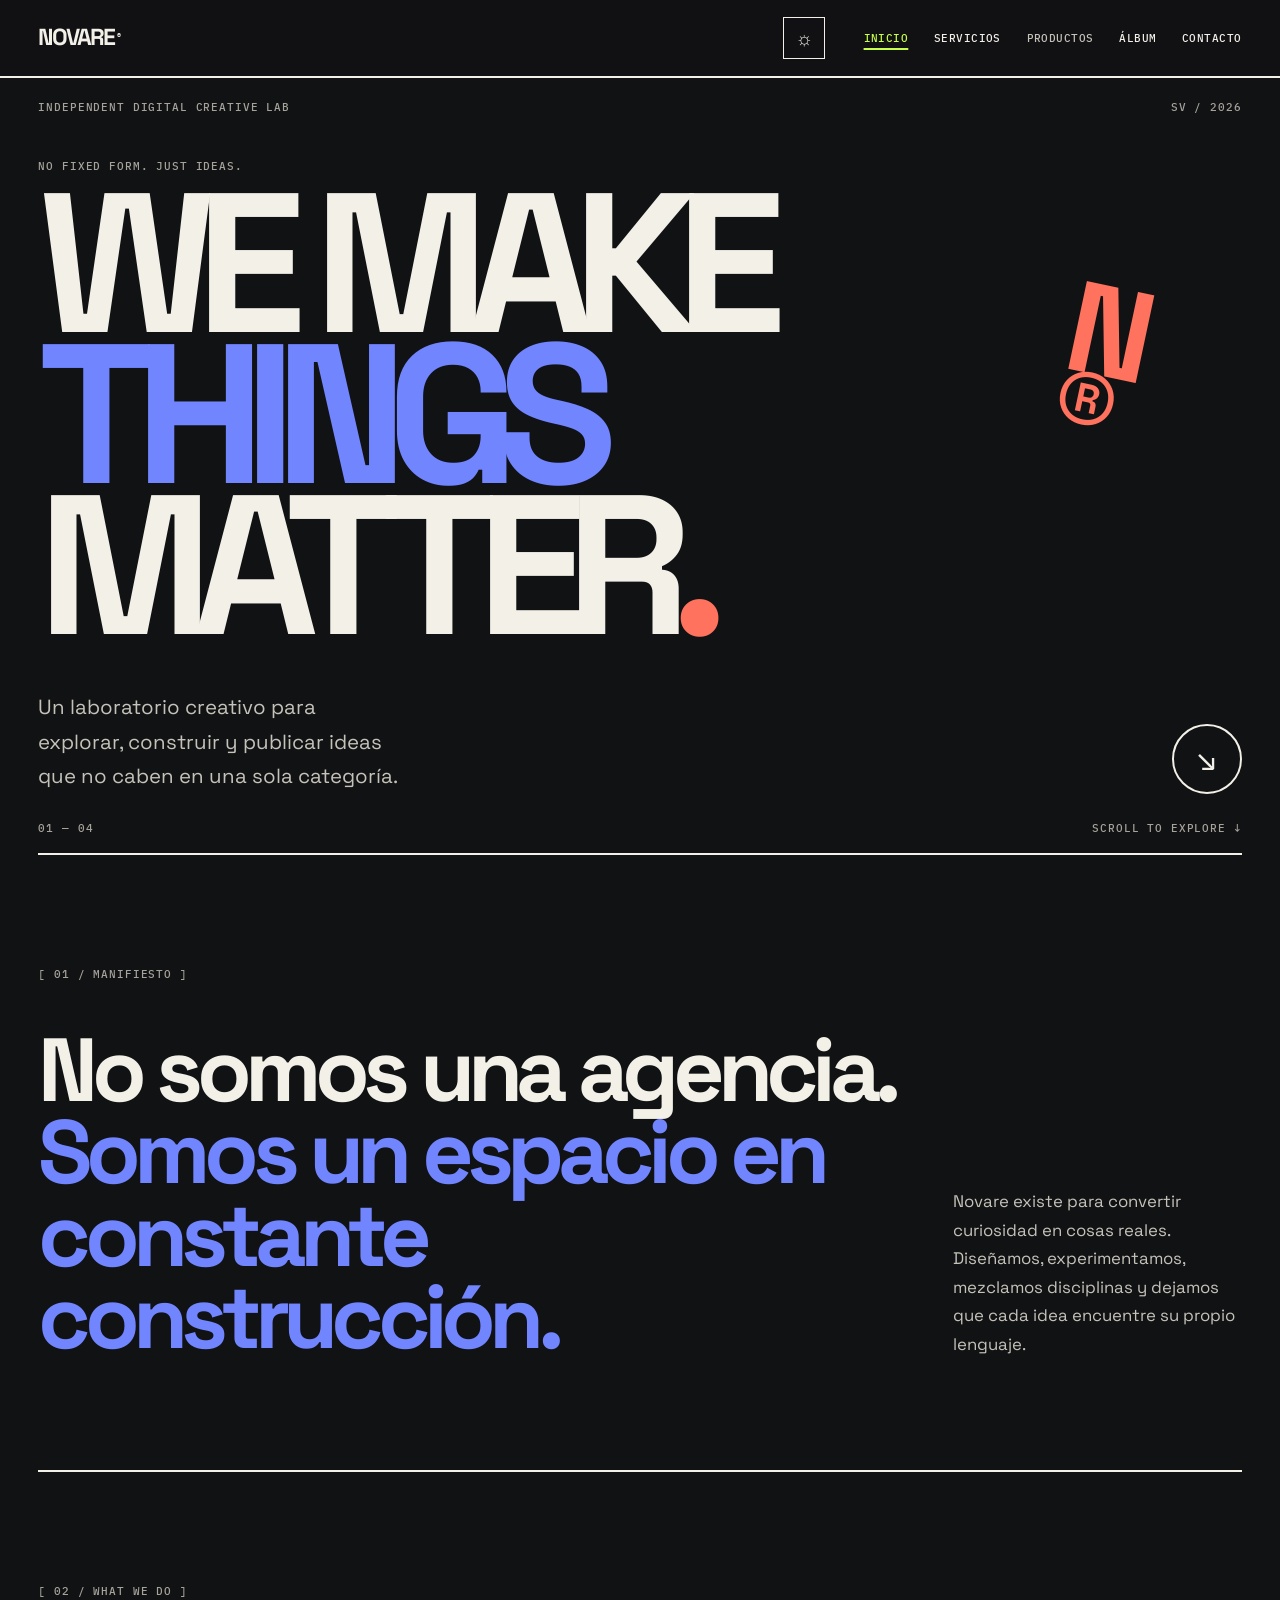
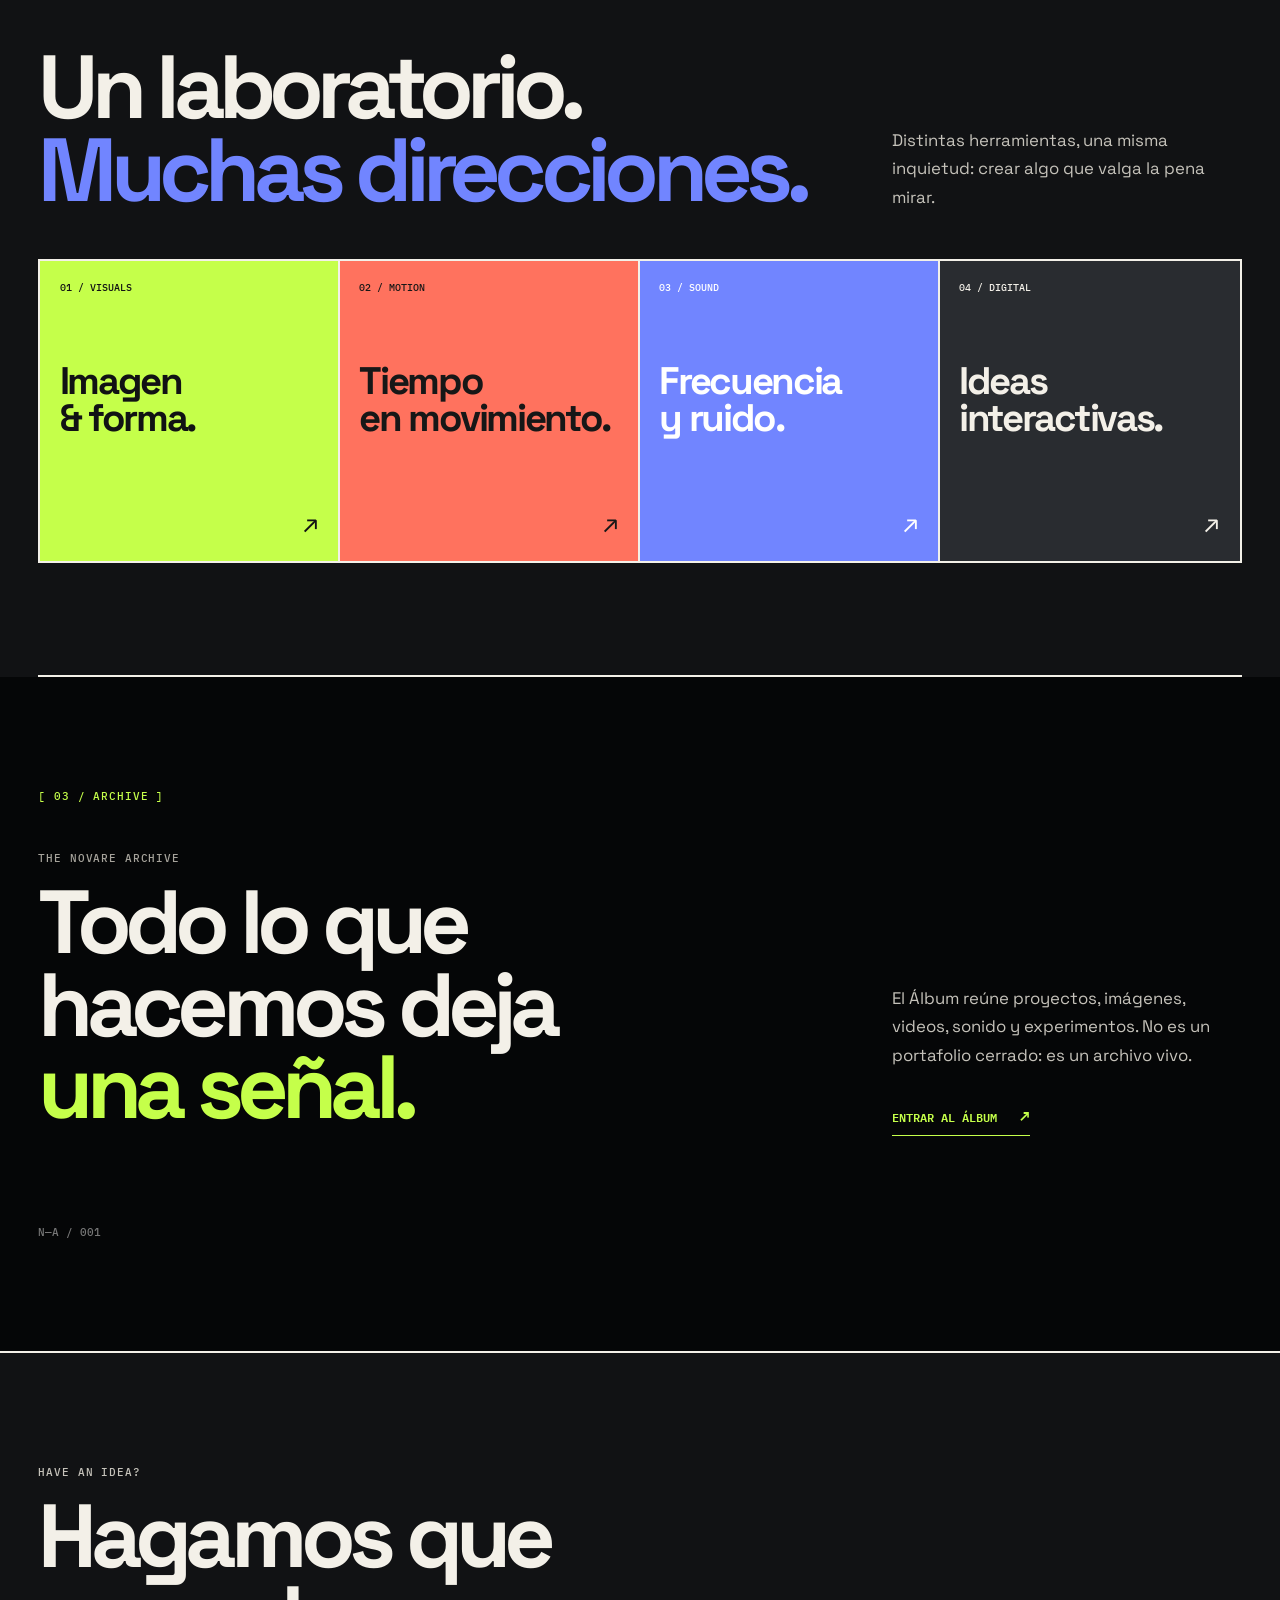
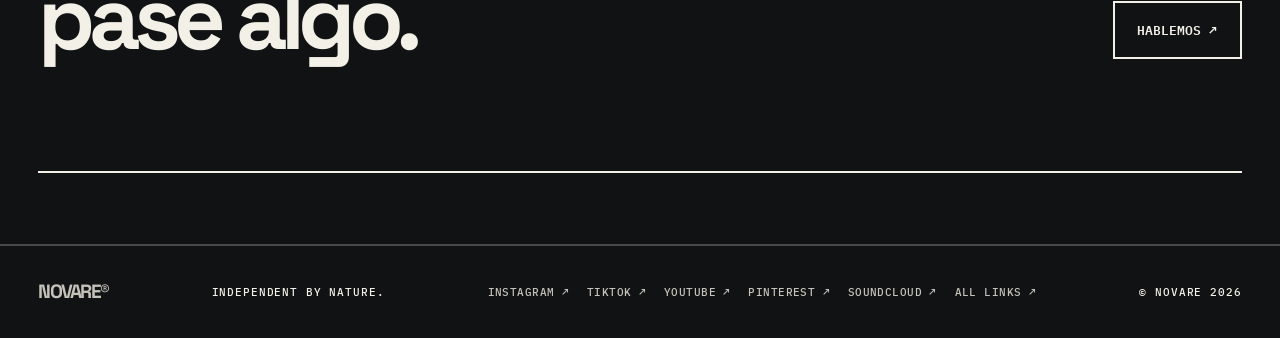
<file: index.html>
<!DOCTYPE html>
<html lang="es">
<head>
<meta charset="UTF-8"><meta name="viewport" content="width=device-width, initial-scale=1.0">
<title>Novare® — Digital Creative Lab</title>
<meta name="description" content="Novare es un laboratorio creativo digital. Ideas, imágenes, movimiento, sonido y experiencias sin una sola forma.">
<link rel="preconnect" href="https://fonts.googleapis.com"><link rel="preconnect" href="https://fonts.gstatic.com" crossorigin>
<link href="https://fonts.googleapis.com/css2?family=IBM+Plex+Mono:wght@400;500;600&family=Space+Grotesk:wght@400;500;600;700&display=swap" rel="stylesheet">
<link rel="stylesheet" href="CSS/style.css?v=20261117-hovercontrast3">

<meta name="theme-color" content="#111214">
<meta name="color-scheme" content="dark light">
<link rel="icon" type="image/svg+xml" href="ASSETS/images/favicon.svg">
<link rel="canonical" href="https://novare0.github.io/Novare/">
<meta property="og:type" content="website">
<meta property="og:site_name" content="Novare®">
<meta property="og:title" content="Novare® — Digital Creative Lab">
<meta property="og:description" content="Novare es un laboratorio creativo digital en El Salvador. Ideas, diseño, imagen, movimiento, sonido y experiencias digitales.">
<meta property="og:url" content="https://novare0.github.io/Novare/">
<meta name="twitter:card" content="summary">
<meta name="twitter:title" content="Novare® — Digital Creative Lab">
<meta name="twitter:description" content="Novare es un laboratorio creativo digital en El Salvador. Ideas, diseño, imagen, movimiento, sonido y experiencias digitales.">
</head><body class="home-page">
<a class="skip-link" href="#main-content">Saltar al contenido</a>
<header class="site-header">
  <nav class="nav-bar" aria-label="Navegación principal">
    <a href="index.html" class="brand" aria-label="Novare, inicio">NOVARE<span>®</span></a>
    <button class="menu-toggle" type="button" aria-label="Abrir menú" aria-expanded="false" aria-controls="primary-navigation">☰</button>
    <button class="theme-toggle" type="button" aria-label="Cambiar a tema claro" aria-pressed="true" title="Cambiar tema">☼</button>
    <ul class="nav-links" id="primary-navigation">
      <li><a href="index.html">Inicio</a></li>
      <li><a href="servicios.html">Servicios</a></li>
      <li><a href="productos.html">Productos</a></li>
      <li><a href="album.html">Álbum</a></li>
      <li><a href="contacto.html">Contacto</a></li>
    </ul>
  </nav>
</header>
<main id="main-content">
<section class="home-hero">
<div class="hero-topline"><span>INDEPENDENT DIGITAL CREATIVE LAB</span><span>SV / 2026</span></div>
<div class="hero-main"><p class="eyebrow">NO FIXED FORM. JUST IDEAS.</p><h1>WE MAKE<br><span>THINGS</span><br>MATTER<span class="hero-period">.</span></h1>
<div class="hero-bottom"><p>Un laboratorio creativo para explorar, construir y publicar ideas que no caben en una sola categoría.</p><a class="round-link" href="album.html" aria-label="Explorar Álbum">↘</a></div></div>
<div class="hero-stamp" aria-hidden="true">N<br>®</div>
<div class="hero-index"><span>01 — 04</span><span>SCROLL TO EXPLORE ↓</span></div>
</section>
<section class="manifesto section-pad"><div class="section-kicker">[ 01 / MANIFIESTO ]</div><div class="manifesto-content"><h2>No somos una agencia.<br><em>Somos un espacio en constante construcción.</em></h2><p>Novare existe para convertir curiosidad en cosas reales. Diseñamos, experimentamos, mezclamos disciplinas y dejamos que cada idea encuentre su propio lenguaje.</p></div></section>
<section class="lab-section section-pad"><div class="section-kicker">[ 02 / WHAT WE DO ]</div><div class="lab-heading"><h2>Un laboratorio.<br><span>Muchas direcciones.</span></h2><p>Distintas herramientas, una misma inquietud: crear algo que valga la pena mirar.</p></div><div class="lab-grid"><a class="lab-tile tile-visuals" href="album.html?category=visuals"><span>01 / VISUALS</span><b>Imagen<br>& forma.</b><i>↗</i></a><a class="lab-tile tile-motion" href="album.html?category=motion"><span>02 / MOTION</span><b>Tiempo<br>en movimiento.</b><i>↗</i></a><a class="lab-tile tile-sound" href="album.html?category=sound"><span>03 / SOUND</span><b>Frecuencia<br>y ruido.</b><i>↗</i></a><a class="lab-tile tile-digital" href="album.html?category=digital"><span>04 / DIGITAL</span><b>Ideas<br>interactivas.</b><i>↗</i></a></div></section>
<section class="album-teaser section-pad"><div class="section-kicker">[ 03 / ARCHIVE ]</div><div class="album-teaser-inner"><div><p class="eyebrow">THE NOVARE ARCHIVE</p><h2>Todo lo que<br>hacemos deja<br><span>una señal.</span></h2></div><div class="album-teaser-side"><p>El Álbum reúne proyectos, imágenes, videos, sonido y experimentos. No es un portafolio cerrado: es un archivo vivo.</p><a class="text-link" href="album.html">ENTRAR AL ÁLBUM <span>↗</span></a></div></div><div class="archive-mark">N—A / 001</div></section>
<section class="contact-strip section-pad"><div><p class="eyebrow">HAVE AN IDEA?</p><h2>Hagamos que<br>pase algo.</h2></div><a class="contact-arrow" href="contacto.html">HABLEMOS ↗</a></section>
</main><footer class="site-footer"><a class="brand" href="index.html">NOVARE®</a><span>INDEPENDENT BY NATURE.</span><div class="footer-socials" aria-label="Redes sociales de Novare">
<a href="https://www.instagram.com/novare_studio0" target="_blank" rel="noopener noreferrer">Instagram ↗</a>
<a href="https://www.tiktok.com/@novare_studio0" target="_blank" rel="noopener noreferrer">TikTok ↗</a>
<a href="https://www.youtube.com/@Novare_0" target="_blank" rel="noopener noreferrer">YouTube ↗</a>
<a href="https://pin.it/1lo2LGH7S" target="_blank" rel="noopener noreferrer">Pinterest ↗</a>
<a href="https://on.soundcloud.com/DrmsslI9PrEXvVxZrE" target="_blank" rel="noopener noreferrer">SoundCloud ↗</a>
<a href="https://linktr.ee/Novare0" target="_blank" rel="noopener noreferrer">All links ↗</a>
</div><span>© NOVARE 2026</span></footer>
<script src="JS/main.js?v=20261117-hovercontrast3"></script></body></html>
</file>
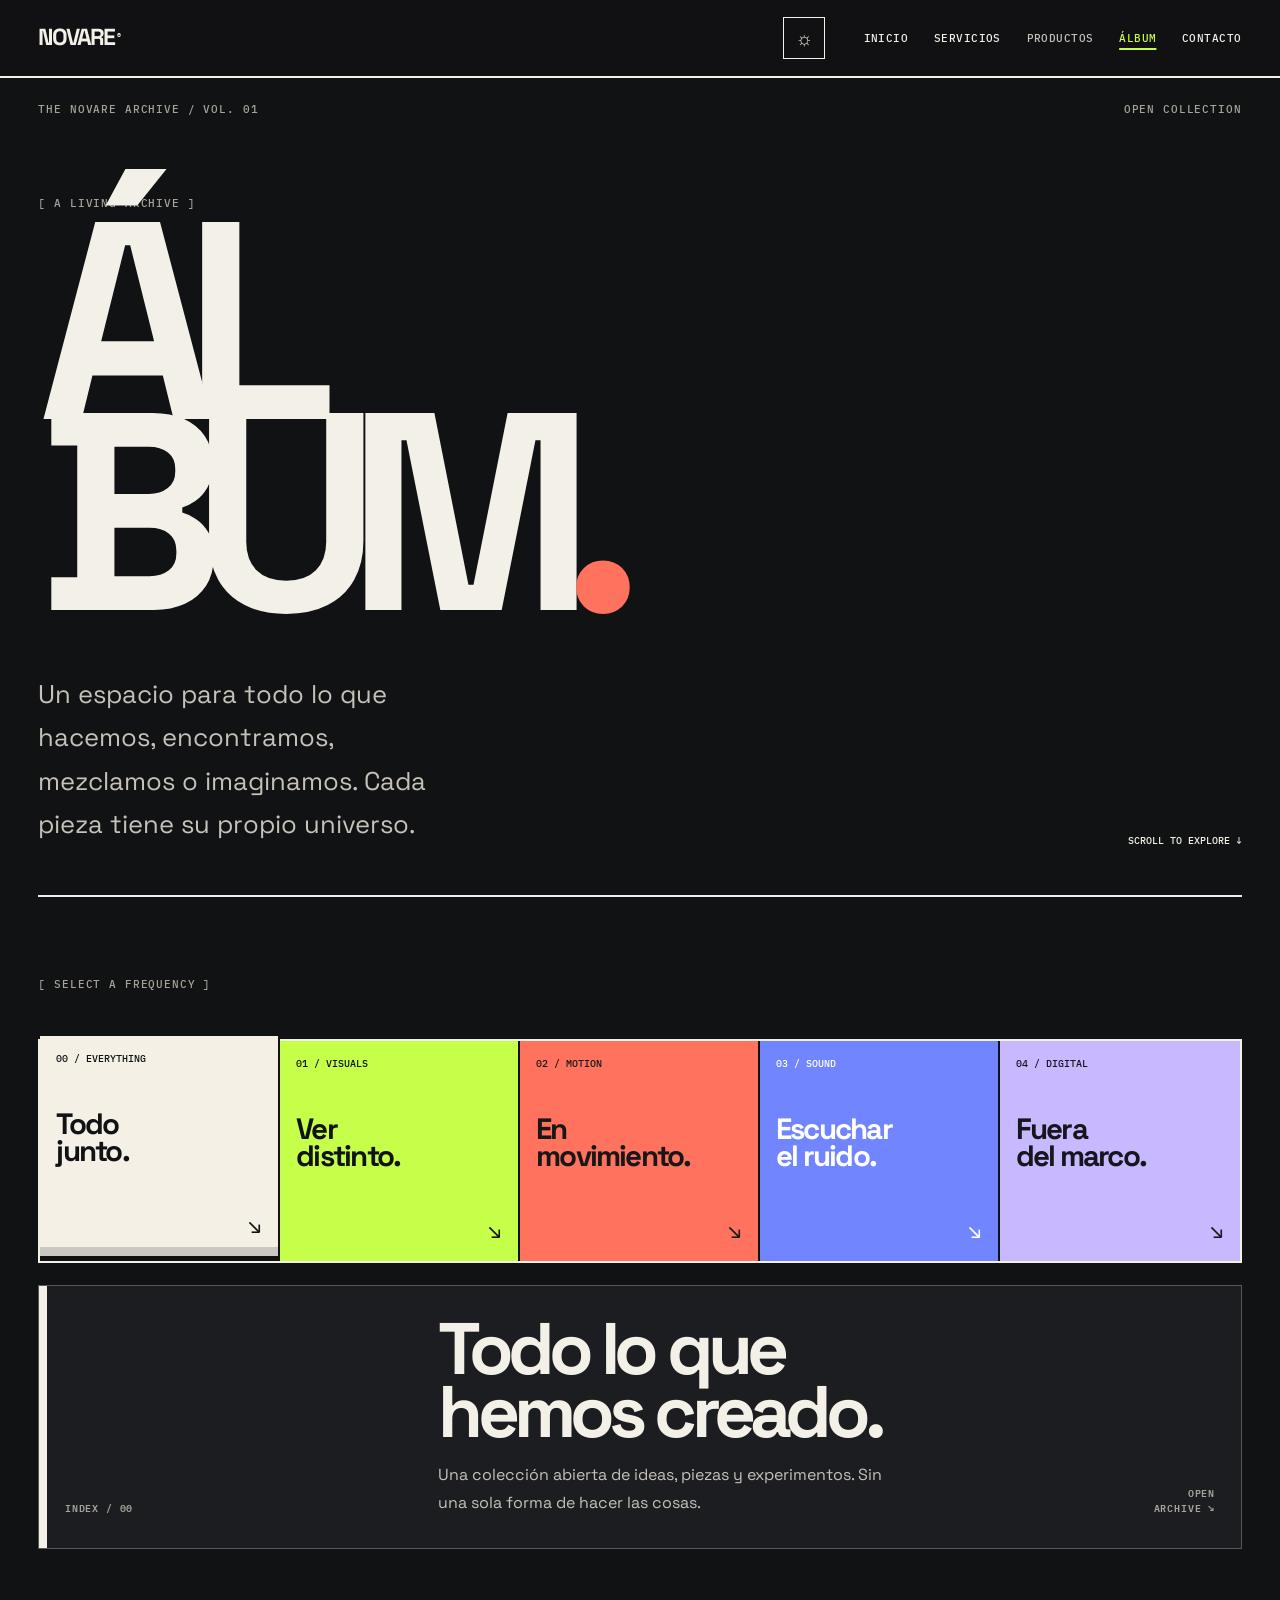
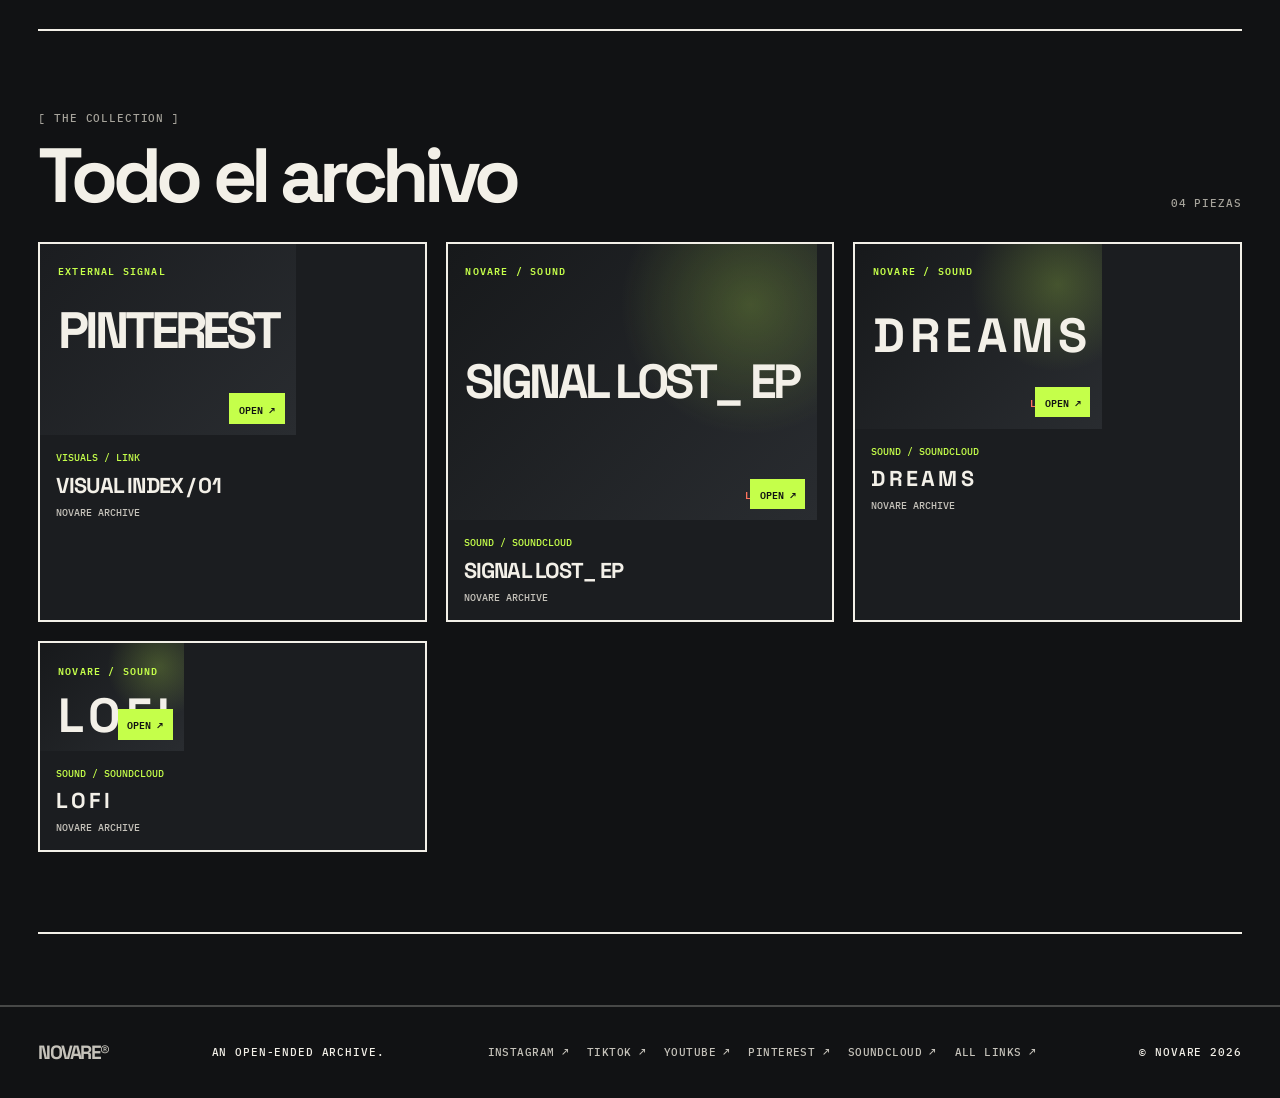
<file: album.html>
<!DOCTYPE html>
<html lang="es">
<head><meta charset="UTF-8"><meta name="viewport" content="width=device-width, initial-scale=1.0"><title>Álbum — Novare®</title><meta name="description" content="Archivo creativo de Novare: imágenes, motion, sonido y experimentos digitales."><link rel="preconnect" href="https://fonts.googleapis.com"><link rel="preconnect" href="https://fonts.gstatic.com" crossorigin><link href="https://fonts.googleapis.com/css2?family=IBM+Plex+Mono:wght@400;500;600&family=Space+Grotesk:wght@400;500;600;700&display=swap" rel="stylesheet"><link rel="stylesheet" href="CSS/style.css?v=20261117-albumcoverfix1">
<meta name="theme-color" content="#111214">
<meta name="color-scheme" content="dark light">
<link rel="icon" type="image/svg+xml" href="ASSETS/images/favicon.svg">
<link rel="canonical" href="https://novare0.github.io/Novare/album.html">
<meta property="og:type" content="website">
<meta property="og:site_name" content="Novare®">
<meta property="og:title" content="Álbum — Archivo creativo de Novare®">
<meta property="og:description" content="Explora el archivo creativo de Novare: exploraciones visuales, motion, sonido y experimentos digitales.">
<meta property="og:url" content="https://novare0.github.io/Novare/album.html">
<meta name="twitter:card" content="summary">
<meta name="twitter:title" content="Álbum — Archivo creativo de Novare®">
<meta name="twitter:description" content="Explora el archivo creativo de Novare: exploraciones visuales, motion, sonido y experimentos digitales.">
</head>
<body class="album-page" data-page="album">
<a class="skip-link" href="#main-content">Saltar al contenido</a><header class="site-header">
  <nav class="nav-bar" aria-label="Navegación principal">
    <a href="index.html" class="brand" aria-label="Novare, inicio">NOVARE<span>®</span></a>
    <button class="menu-toggle" type="button" aria-label="Abrir menú" aria-expanded="false" aria-controls="primary-navigation">☰</button>
    <button class="theme-toggle" type="button" aria-label="Cambiar a tema claro" aria-pressed="true" title="Cambiar tema">☼</button>
    <ul class="nav-links" id="primary-navigation">
      <li><a href="index.html">Inicio</a></li>
      <li><a href="servicios.html">Servicios</a></li>
      <li><a href="productos.html">Productos</a></li>
      <li><a href="album.html">Álbum</a></li>
      <li><a href="contacto.html">Contacto</a></li>
    </ul>
  </nav>
</header>
<main id="main-content">
<section class="album-intro"><div class="hero-topline"><span>THE NOVARE ARCHIVE / VOL. 01</span><span>OPEN COLLECTION</span></div><p class="eyebrow">[ A LIVING ARCHIVE ]</p><h1>ÁL<br>BUM<span>.</span></h1><div class="album-intro-bottom"><p>Un espacio para todo lo que hacemos, encontramos, mezclamos o imaginamos. Cada pieza tiene su propio universo.</p><span>SCROLL TO EXPLORE ↓</span></div></section>
<section class="album-explore"><div class="section-kicker">[ SELECT A FREQUENCY ]</div><div class="category-grid" role="group" aria-label="Categorías del Álbum">
<button class="category-card category-all is-active" data-album-filter="all" aria-pressed="true"><span>00 / EVERYTHING</span><strong>Todo<br>junto.</strong><i>↘</i></button>
<button class="category-card category-visuals" data-album-filter="visuals" aria-pressed="false"><span>01 / VISUALS</span><strong>Ver<br>distinto.</strong><i>↘</i></button>
<button class="category-card category-motion" data-album-filter="motion" aria-pressed="false"><span>02 / MOTION</span><strong>En<br>movimiento.</strong><i>↘</i></button>
<button class="category-card category-sound" data-album-filter="sound" aria-pressed="false"><span>03 / SOUND</span><strong>Escuchar<br>el ruido.</strong><i>↘</i></button>
<button class="category-card category-digital" data-album-filter="digital" aria-pressed="false"><span>04 / DIGITAL</span><strong>Fuera<br>del marco.</strong><i>↘</i></button>
</div>
<div class="album-category-intro" id="albumCategoryIntro" data-category="all" aria-live="polite">
  <span class="album-category-index">INDEX / 00</span>
  <div><h2>Todo lo que<br>hemos creado<span>.</span></h2><p>Una colección abierta de ideas, piezas y experimentos. Sin una sola forma de hacer las cosas.</p></div>
  <span class="album-category-mark">OPEN<br>ARCHIVE ↘</span>
</div>
</section>
<section class="album-feed"><div class="feed-heading"><div><p class="eyebrow">[ THE COLLECTION ]</p><h2 id="albumHeading">Todo el archivo<span>.</span></h2></div><span id="albumCount">0 PIEZAS</span></div><div id="albumGrid" class="album-grid" aria-live="polite"></div><div id="albumEmpty" class="album-empty"><span>— NO SIGNAL —</span><h3>Este espacio está esperando<br>su próxima pieza.</h3><p>El archivo se actualiza cuando Novare publica algo nuevo.</p></div></section>
</main>
<div class="album-modal" id="albumModal" role="dialog" aria-modal="true" aria-labelledby="albumModalTitle" aria-describedby="albumModalDescription" aria-hidden="true" tabindex="-1"><button class="album-modal-close" type="button" aria-label="Cerrar">×</button><div class="album-modal-content"><div id="albumModalMedia" class="album-modal-media"></div><div class="album-modal-copy"><p id="albumModalCategory" class="eyebrow"></p><h2 id="albumModalTitle"></h2><p id="albumModalDescription"></p><span id="albumModalDate"></span></div></div></div>
<footer class="site-footer"><a class="brand" href="index.html">NOVARE®</a><span>AN OPEN-ENDED ARCHIVE.</span><div class="footer-socials" aria-label="Redes sociales de Novare">
<a href="https://www.instagram.com/novare_studio0" target="_blank" rel="noopener noreferrer">Instagram ↗</a>
<a href="https://www.tiktok.com/@novare_studio0" target="_blank" rel="noopener noreferrer">TikTok ↗</a>
<a href="https://www.youtube.com/@Novare_0" target="_blank" rel="noopener noreferrer">YouTube ↗</a>
<a href="https://pin.it/1lo2LGH7S" target="_blank" rel="noopener noreferrer">Pinterest ↗</a>
<a href="https://on.soundcloud.com/DrmsslI9PrEXvVxZrE" target="_blank" rel="noopener noreferrer">SoundCloud ↗</a>
<a href="https://linktr.ee/Novare0" target="_blank" rel="noopener noreferrer">All links ↗</a>
</div><span>© NOVARE 2026</span></footer>
<script src="JS/album-data.js?v=20261116-soundcloud1"></script><script src="JS/main.js?v=20261116-soundcloud1"></script></body></html>
</file>
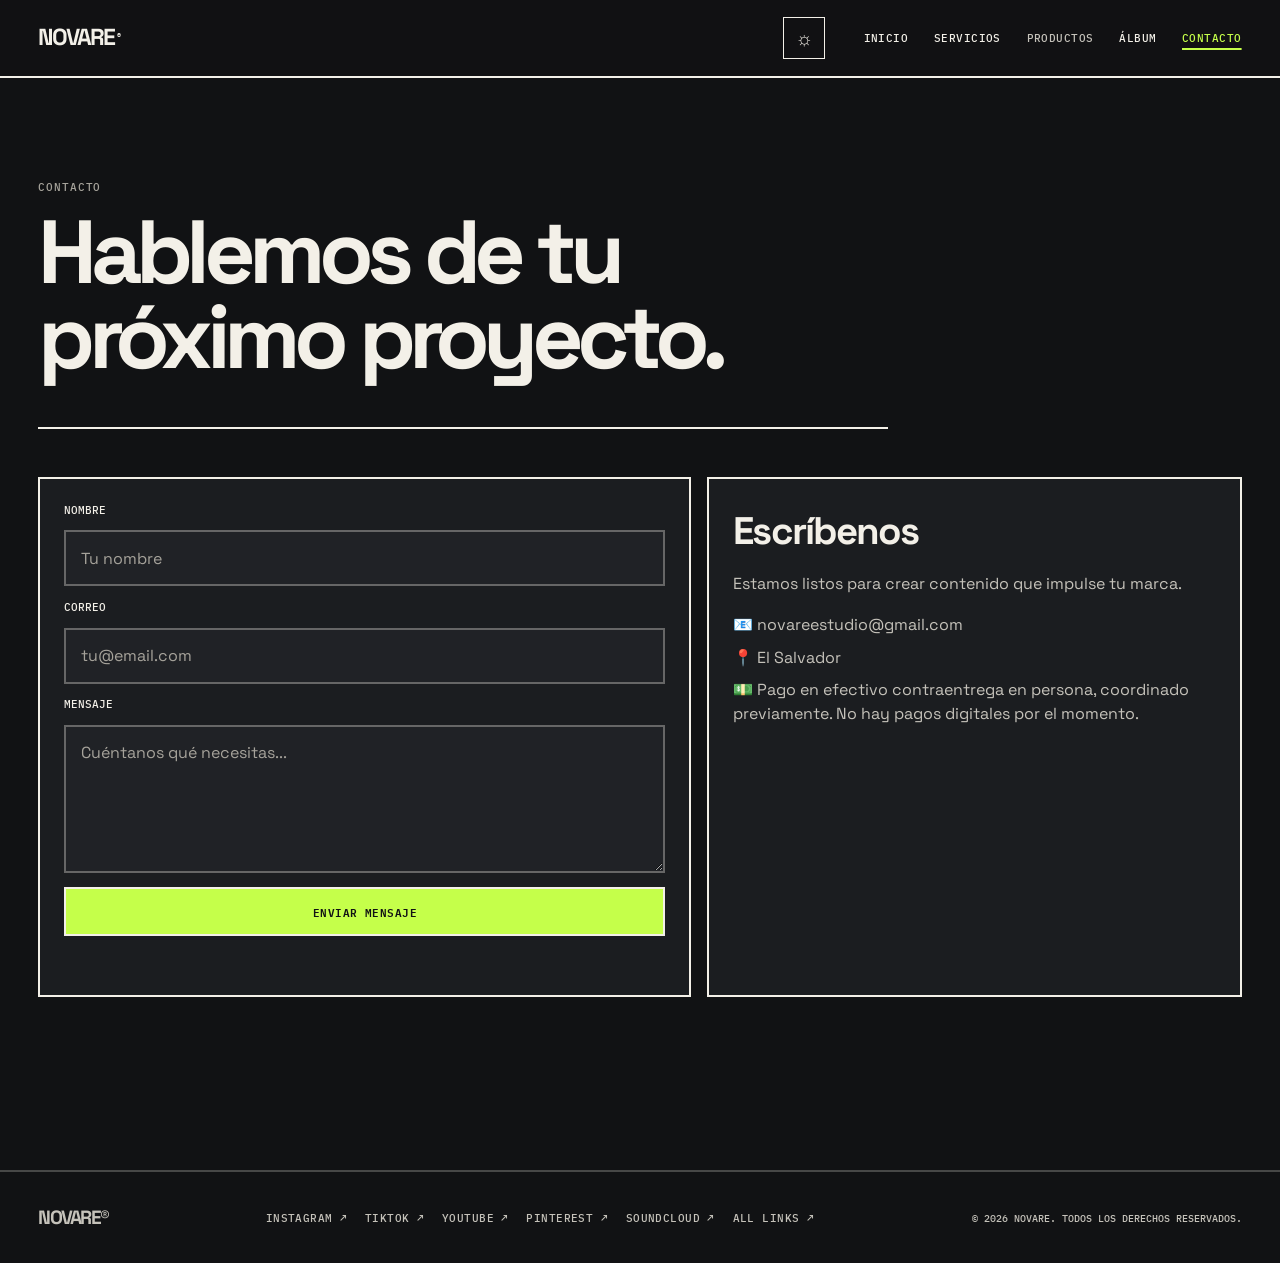
<file: contacto.html>
<!DOCTYPE html>
<html lang="es">
<head>
    <meta charset="UTF-8">
    <meta name="viewport" content="width=device-width, initial-scale=1.0">
    <title>Novare | Contacto</title>
    <link href="https://fonts.googleapis.com/css2?family=IBM+Plex+Mono:wght@400;500;600;700&family=Space+Grotesk:wght@400;500;600;700&display=swap" rel="stylesheet">
    <meta name="description" content="Ponte en contacto con Novare.">
    <link rel="stylesheet" href="CSS/style.css?v=20261117-hovercontrast3">

<meta name="theme-color" content="#111214">
<meta name="color-scheme" content="dark light">
<link rel="icon" type="image/svg+xml" href="ASSETS/images/favicon.svg">
<link rel="canonical" href="https://novare0.github.io/Novare/contacto.html">
<meta property="og:type" content="website">
<meta property="og:site_name" content="Novare®">
<meta property="og:title" content="Contacto — Novare®">
<meta property="og:description" content="Conversemos sobre tu próximo proyecto creativo. Contacta a Novare desde El Salvador.">
<meta property="og:url" content="https://novare0.github.io/Novare/contacto.html">
<meta name="twitter:card" content="summary">
<meta name="twitter:title" content="Contacto — Novare®">
<meta name="twitter:description" content="Conversemos sobre tu próximo proyecto creativo. Contacta a Novare desde El Salvador.">
</head>
<body>
<a class="skip-link" href="#main-content">Saltar al contenido</a>
    <header class="site-header">
  <nav class="nav-bar" aria-label="Navegación principal">
    <a href="index.html" class="brand" aria-label="Novare, inicio">NOVARE<span>®</span></a>
    <button class="menu-toggle" type="button" aria-label="Abrir menú" aria-expanded="false" aria-controls="primary-navigation">☰</button>
    <button class="theme-toggle" type="button" aria-label="Cambiar a tema claro" aria-pressed="true" title="Cambiar tema">☼</button>
    <ul class="nav-links" id="primary-navigation">
      <li><a href="index.html">Inicio</a></li>
      <li><a href="servicios.html">Servicios</a></li>
      <li><a href="productos.html">Productos</a></li>
      <li><a href="album.html">Álbum</a></li>
      <li><a href="contacto.html">Contacto</a></li>
    </ul>
  </nav>
</header>

    <main id="main-content">
        <section class="section contact">
            <div class="section-heading">
                <p class="eyebrow">Contacto</p>
                <h1>Hablemos de tu próximo proyecto.</h1>
            </div>
            <div class="contact-grid">
                <form class="contact-form" id="novareContactForm" action="https://formsubmit.co/novareestudio@gmail.com" method="POST">
                    <label for="nombre">Nombre</label>
                    <input type="text" id="nombre" name="name" placeholder="Tu nombre" autocomplete="name" maxlength="100" required>

                    <label for="email">Correo</label>
                    <input type="email" id="email" name="email" placeholder="tu@email.com" autocomplete="email" maxlength="254" required>

                    <label for="mensaje">Mensaje</label>
                    <textarea id="mensaje" name="message" rows="5" placeholder="Cuéntanos qué necesitas..." maxlength="5000" required></textarea>

                    <input type="text" name="_honey" tabindex="-1" autocomplete="off" aria-hidden="true" class="form-honeypot">
                    <input type="hidden" name="_subject" value="Nueva solicitud desde la web de Novare">
                    <button type="submit" class="btn btn-primary" id="contactSubmit">Enviar mensaje</button>
                    <p class="contact-form-status" id="contactFormStatus" role="status" aria-live="polite"></p>
                </form>
                <div class="contact-info">
                    <h3>Escríbenos</h3>
                    <p>Estamos listos para crear contenido que impulse tu marca.</p>
                    <ul>
                        <li>📧 novareestudio@gmail.com</li>
                        <li>📍 El Salvador</li>
                        <li>💵 Pago en efectivo contraentrega en persona, coordinado previamente. No hay pagos digitales por el momento.</li>
                    </ul>
                </div>
            </div>
        </section>
    </main>

    <footer class="site-footer"><a class="brand" href="index.html">NOVARE®</a><div class="footer-socials" aria-label="Redes sociales de Novare">
<a href="https://www.instagram.com/novare_studio0" target="_blank" rel="noopener noreferrer">Instagram ↗</a>
<a href="https://www.tiktok.com/@novare_studio0" target="_blank" rel="noopener noreferrer">TikTok ↗</a>
<a href="https://www.youtube.com/@Novare_0" target="_blank" rel="noopener noreferrer">YouTube ↗</a>
<a href="https://pin.it/1lo2LGH7S" target="_blank" rel="noopener noreferrer">Pinterest ↗</a>
<a href="https://on.soundcloud.com/DrmsslI9PrEXvVxZrE" target="_blank" rel="noopener noreferrer">SoundCloud ↗</a>
<a href="https://linktr.ee/Novare0" target="_blank" rel="noopener noreferrer">All links ↗</a>
</div><p>© 2026 Novare. Todos los derechos reservados.</p></footer>

    <script src="JS/main.js?v=20261117-hovercontrast3"></script>
</body>
</html>
</file>
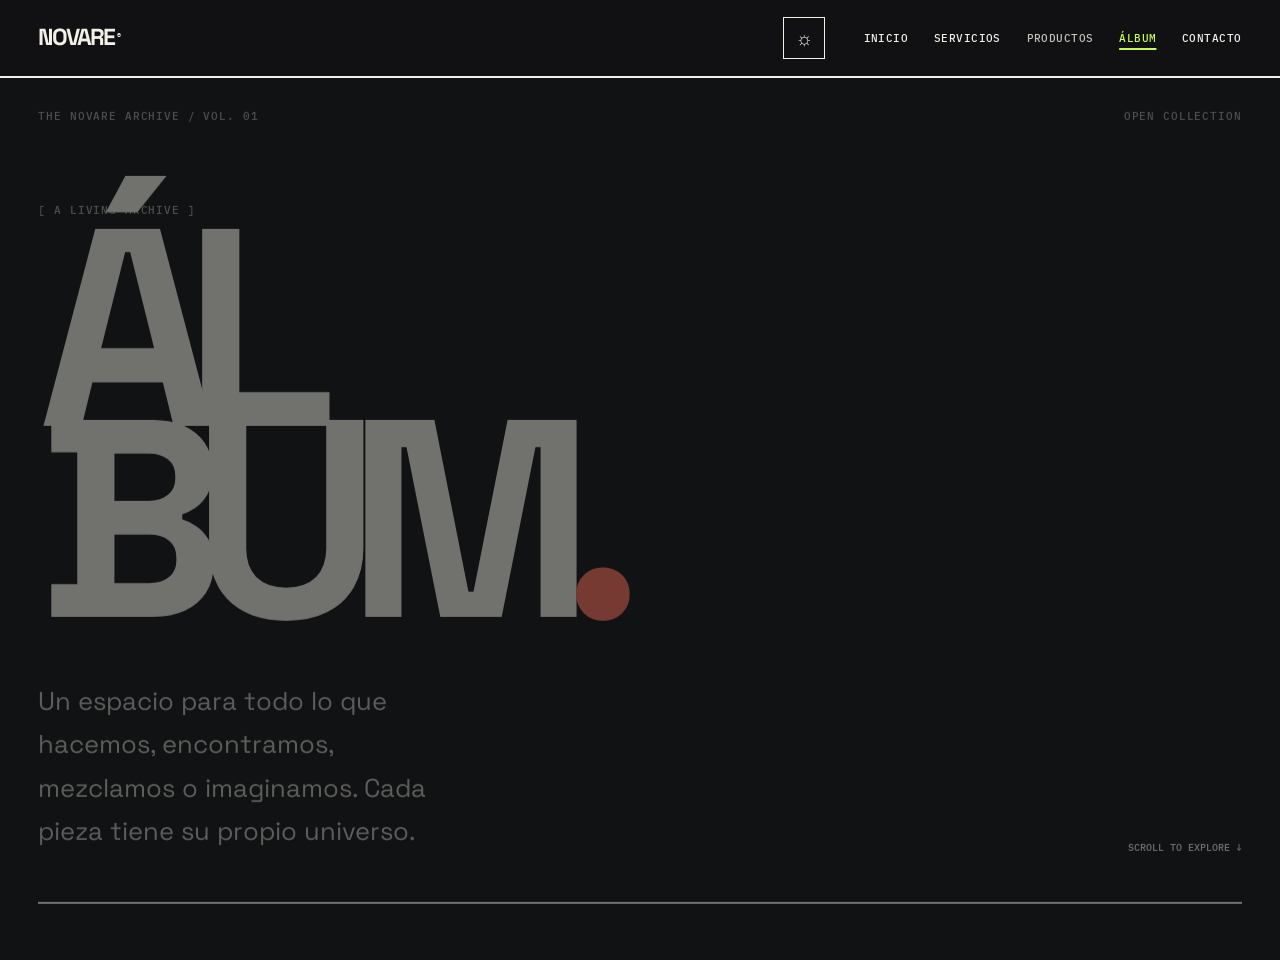
<file: proyectos.html>
<!DOCTYPE html><html lang="es"><head><meta charset="UTF-8"><meta http-equiv="refresh" content="0;url=album.html"><meta name="viewport" content="width=device-width,initial-scale=1"><title>Álbum — Novare®</title><meta name="robots" content="noindex,follow"><link rel="canonical" href="https://novare0.github.io/Novare/album.html"><link rel="icon" type="image/svg+xml" href="ASSETS/images/favicon.svg"><link rel="canonical" href="album.html"></head><body><p>Proyectos ahora forma parte del <a href="album.html">Álbum de Novare</a>.</p></body></html>
</file>
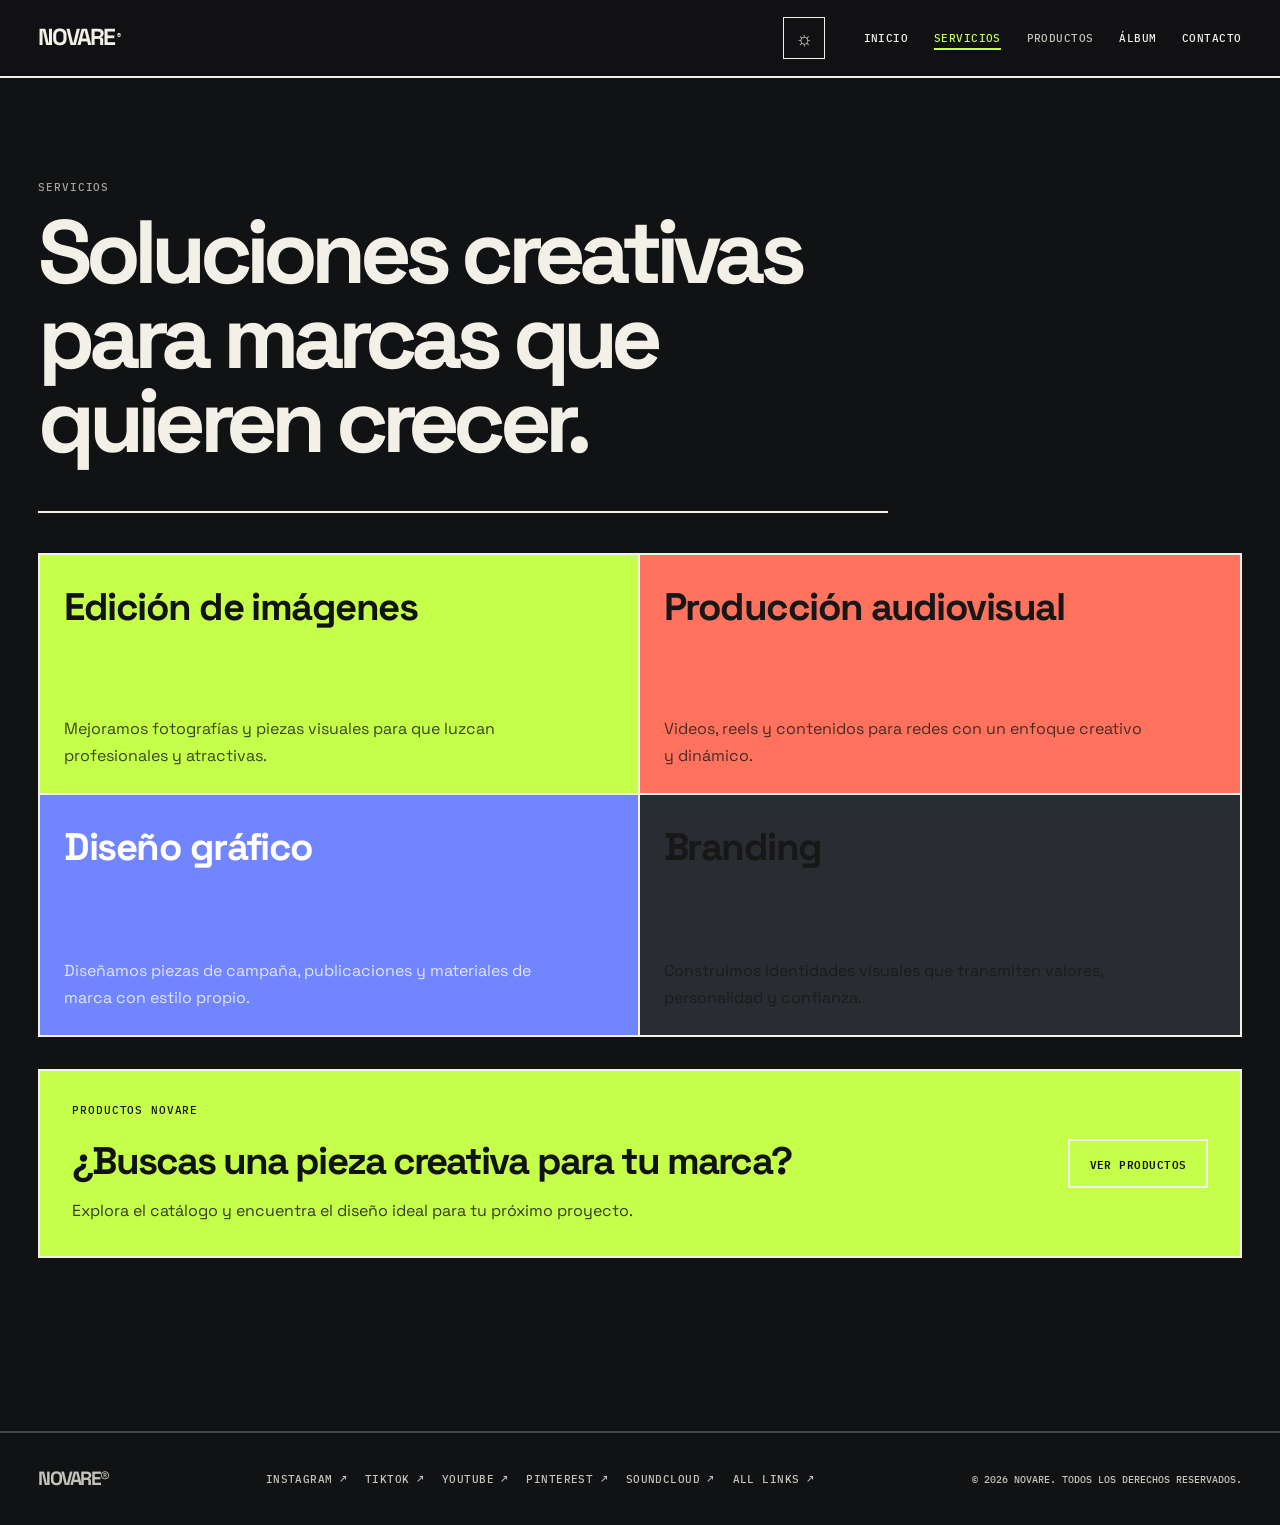
<file: servicios.html>
<!DOCTYPE html>
<html lang="es">
<head>
    <meta charset="UTF-8">
    <meta name="viewport" content="width=device-width, initial-scale=1.0">
    <title>Novare | Servicios</title>
    <link href="https://fonts.googleapis.com/css2?family=IBM+Plex+Mono:wght@400;500;600;700&family=Space+Grotesk:wght@400;500;600;700&display=swap" rel="stylesheet">
    <meta name="description" content="Conoce los servicios creativos de Novare.">
    <link rel="stylesheet" href="CSS/style.css?v=20261117-hovercontrast3">

<meta name="theme-color" content="#111214">
<meta name="color-scheme" content="dark light">
<link rel="icon" type="image/svg+xml" href="ASSETS/images/favicon.svg">
<link rel="canonical" href="https://novare0.github.io/Novare/servicios.html">
<meta property="og:type" content="website">
<meta property="og:site_name" content="Novare®">
<meta property="og:title" content="Servicios creativos — Novare®">
<meta property="og:description" content="Servicios creativos de Novare: diseño gráfico, branding, edición visual y producción audiovisual.">
<meta property="og:url" content="https://novare0.github.io/Novare/servicios.html">
<meta name="twitter:card" content="summary">
<meta name="twitter:title" content="Servicios creativos — Novare®">
<meta name="twitter:description" content="Servicios creativos de Novare: diseño gráfico, branding, edición visual y producción audiovisual.">
</head>
<body>
<a class="skip-link" href="#main-content">Saltar al contenido</a>
    <header class="site-header">
  <nav class="nav-bar" aria-label="Navegación principal">
    <a href="index.html" class="brand" aria-label="Novare, inicio">NOVARE<span>®</span></a>
    <button class="menu-toggle" type="button" aria-label="Abrir menú" aria-expanded="false" aria-controls="primary-navigation">☰</button>
    <button class="theme-toggle" type="button" aria-label="Cambiar a tema claro" aria-pressed="true" title="Cambiar tema">☼</button>
    <ul class="nav-links" id="primary-navigation">
      <li><a href="index.html">Inicio</a></li>
      <li><a href="servicios.html">Servicios</a></li>
      <li><a href="productos.html">Productos</a></li>
      <li><a href="album.html">Álbum</a></li>
      <li><a href="contacto.html">Contacto</a></li>
    </ul>
  </nav>
</header>

    <main id="main-content">
        <section class="section">
            <div class="section-heading">
                <p class="eyebrow">Servicios</p>
                <h1>Soluciones creativas para marcas que quieren crecer.</h1>
            </div>
            <div class="service-grid">
                <article class="card">
                    <h3>Edición de imágenes</h3>
                    <p>Mejoramos fotografías y piezas visuales para que luzcan profesionales y atractivas.</p>
                </article>
                <article class="card">
                    <h3>Producción audiovisual</h3>
                    <p>Videos, reels y contenidos para redes con un enfoque creativo y dinámico.</p>
                </article>
                <article class="card">
                    <h3>Diseño gráfico</h3>
                    <p>Diseñamos piezas de campaña, publicaciones y materiales de marca con estilo propio.</p>
                </article>
                <article class="card">
                    <h3>Branding</h3>
                    <p>Construimos identidades visuales que transmiten valores, personalidad y confianza.</p>
                </article>
            </div>
            <div class="products-page-cta">
                <div>
                    <p class="eyebrow">Productos Novare</p>
                    <h2>¿Buscas una pieza creativa para tu marca?</h2>
                    <p>Explora el catálogo y encuentra el diseño ideal para tu próximo proyecto.</p>
                </div>
                <a class="btn btn-primary" href="productos.html">Ver productos</a>
            </div>
        </section>
    </main>

    <footer class="site-footer"><a class="brand" href="index.html">NOVARE®</a><div class="footer-socials" aria-label="Redes sociales de Novare">
<a href="https://www.instagram.com/novare_studio0" target="_blank" rel="noopener noreferrer">Instagram ↗</a>
<a href="https://www.tiktok.com/@novare_studio0" target="_blank" rel="noopener noreferrer">TikTok ↗</a>
<a href="https://www.youtube.com/@Novare_0" target="_blank" rel="noopener noreferrer">YouTube ↗</a>
<a href="https://pin.it/1lo2LGH7S" target="_blank" rel="noopener noreferrer">Pinterest ↗</a>
<a href="https://on.soundcloud.com/DrmsslI9PrEXvVxZrE" target="_blank" rel="noopener noreferrer">SoundCloud ↗</a>
<a href="https://linktr.ee/Novare0" target="_blank" rel="noopener noreferrer">All links ↗</a>
</div><p>© 2026 Novare. Todos los derechos reservados.</p></footer>

    <script src="JS/main.js?v=20261117-hovercontrast3"></script>
</body>
</html>
</file>
<file: CSS/style.css>
/* NOVARE — DIGITAL CREATIVE LAB
   Neo-brutalist visual system / v2
*/
@import url('https://fonts.googleapis.com/css2?family=IBM+Plex+Mono:wght@400;500;600;700&family=Space+Grotesk:wght@400;500;600;700&display=swap');
:root{
  --ink:#171717;--paper:#f2ebdd;--paper-2:#e8dfce;--lime:#b8f34a;--lime-ink:#111214;
  --coral:#ff6347;--blue:#465bff;--violet:#c8b8ff;--concrete:#c9c4b8;
  --muted:#625f58;--line:rgba(23,23,23,.28);--status-success:#4f7f1d;
  --display:'Space Grotesk',Arial,sans-serif;--mono:'IBM Plex Mono',monospace;
}
*{box-sizing:border-box;margin:0;padding:0}
html{scroll-behavior:smooth}
body{font-family:var(--display);font-size:16px;line-height:1.45;color:var(--ink);background:var(--paper)}
body,button,input,textarea{font-family:var(--display)}
a{color:inherit;text-decoration:none}
button{color:inherit}
img,video{display:block;max-width:100%;width:100%;border-radius:0}
button:focus-visible,a:focus-visible,input:focus-visible,textarea:focus-visible{outline:3px solid var(--blue);outline-offset:3px}
.site-header{position:sticky;top:0;z-index:50;background:var(--paper);border-bottom:2px solid var(--ink)}
.nav-bar{width:100%;max-width:none;min-height:72px;margin:0;padding:0 3vw;display:flex;align-items:center;justify-content:space-between;gap:2rem}
.brand{font-size:1.45rem;font-weight:700;letter-spacing:-.09em;color:var(--ink);white-space:nowrap}
.brand span{font:600 .65rem var(--mono);vertical-align:top;letter-spacing:0;margin-left:.15rem}
.nav-links{display:flex;align-items:center;gap:clamp(1rem,2.5vw,2.5rem);list-style:none}
.nav-links a{font:500 .7rem var(--mono);letter-spacing:.04em;text-transform:uppercase;transition:color .2s}
.nav-links a:hover,.nav-links a[aria-current=page]{color:var(--blue)}
.nav-links a[href="productos.html"]{color:inherit;font-weight:500}
.menu-toggle{display:none;border:2px solid var(--ink);background:transparent;width:42px;height:42px;font-size:1.3rem;cursor:pointer}
main{width:100%;max-width:none;margin:0;padding:0 3vw 3vw}
.eyebrow,.section-kicker,.hero-topline,.hero-index,.feed-heading>span,.site-footer span{font:500 .67rem var(--mono);letter-spacing:.08em;text-transform:uppercase}
.eyebrow{color:var(--blue);margin-bottom:1rem}
.hero-topline,.hero-index{display:flex;justify-content:space-between;gap:1rem}
.home-hero{min-height:calc(91vh - 72px);position:relative;display:flex;flex-direction:column;justify-content:space-between;padding:1.4rem 0 1.1rem;border-bottom:2px solid var(--ink);overflow:hidden}
.hero-main{position:relative;padding:5vh 0 3vh}
.hero-main h1{font-size:clamp(5rem,15.5vw,15rem);line-height:.76;letter-spacing:-.105em;font-weight:700;margin:0}
.hero-main h1>span:first-of-type{color:var(--blue)}
.hero-period{color:var(--coral)}
.hero-bottom{display:flex;justify-content:space-between;align-items:end;gap:2rem;margin-top:3rem}
.hero-bottom p{max-width:360px;font-size:clamp(1rem,1.6vw,1.35rem)}
.round-link{display:grid;place-items:center;width:70px;height:70px;border:2px solid var(--ink);border-radius:50%;font-size:2rem;transition:.2s}
.round-link:hover{background:var(--lime);transform:rotate(-45deg)}
.hero-stamp{position:absolute;right:8%;top:27%;font-size:clamp(4rem,10vw,9rem);font-weight:700;line-height:.7;color:var(--coral);transform:rotate(12deg);pointer-events:none}
.section-pad{padding:7rem 0;border-bottom:2px solid var(--ink)}
.section-kicker{margin-bottom:3rem}
.manifesto-content{display:grid;grid-template-columns:1.5fr .5fr;gap:3rem;align-items:end}
.manifesto h2,.lab-heading h2,.album-teaser h2,.contact-strip h2{font-size:clamp(2.8rem,7vw,7rem);line-height:.92;letter-spacing:-.075em}
.manifesto h2 em{color:var(--blue);font-style:normal}
.manifesto-content>p,.lab-heading>p,.album-teaser-side p{font-size:1.05rem;max-width:350px}
.lab-heading{display:flex;justify-content:space-between;align-items:end;gap:2rem;margin-bottom:3rem}
.lab-heading h2 span{color:var(--blue)}
.lab-grid{display:grid;grid-template-columns:repeat(4,minmax(0,1fr));border:2px solid var(--ink)}
.lab-tile{position:relative;min-height:300px;padding:1.2rem;display:flex;flex-direction:column;justify-content:space-between;border-right:2px solid var(--ink);transition:transform .25s}
.lab-tile:last-child{border-right:0}
.lab-tile>span{font:500 .65rem var(--mono)}
.lab-tile>b{font-size:clamp(1.7rem,3vw,3rem);line-height:.95;letter-spacing:-.06em}
.lab-tile>i{font-style:normal;font-size:1.6rem;align-self:end}
.tile-visuals{background:var(--lime)}.tile-motion{background:var(--coral)}.tile-sound{background:var(--blue);color:var(--paper)}.tile-digital{background:var(--concrete)}
.lab-tile:hover{transform:translateY(-7px)}
.album-teaser{background:var(--ink);color:var(--paper);margin:0 -3vw;padding-left:3vw;padding-right:3vw;position:relative;overflow:hidden}
.album-teaser .section-kicker{color:var(--lime)}
.album-teaser-inner{display:flex;justify-content:space-between;align-items:end;gap:3rem}
.album-teaser h2 span{color:var(--lime)}
.album-teaser-side{max-width:350px}
.album-teaser-side p{color:#d1cbbb;margin-bottom:2rem}
.text-link{font:600 .75rem var(--mono);color:var(--lime);border-bottom:1px solid var(--lime);padding-bottom:.5rem}
.text-link span{font-size:1rem;margin-left:1rem}
.archive-mark{margin-top:6rem;color:#777;font:500 .7rem var(--mono)}
.contact-strip{display:flex;justify-content:space-between;align-items:end}
.contact-arrow{font:600 .8rem var(--mono);padding:1rem 1.4rem;border:2px solid var(--ink);transition:.2s}
.contact-arrow:hover{background:var(--lime)}
.site-footer{display:flex;justify-content:space-between;align-items:center;padding:2rem 3vw;color:var(--ink);gap:1rem}
.site-footer .brand{font-size:1.2rem}
.site-footer p{font:500 .65rem var(--mono);text-transform:uppercase}
/* Secondary pages */
.section{padding:5rem 0}
.section-heading{max-width:850px;margin-bottom:3rem}
.section-heading h1,.section-heading h2{font-size:clamp(2.8rem,7vw,6.5rem);line-height:.94;letter-spacing:-.075em;margin-bottom:1rem}
.section-heading>p:not(.eyebrow){max-width:540px;color:var(--muted);font-size:1.1rem}
.service-grid{display:grid;grid-template-columns:repeat(2,minmax(0,1fr));gap:1rem}
.card{min-height:190px;padding:1.5rem;border:2px solid var(--ink);background:var(--paper)}
.card h3{font-size:1.5rem;letter-spacing:-.04em;margin-bottom:.7rem}
.card p{max-width:480px;color:var(--muted)}
.products-page-cta{display:flex;justify-content:space-between;align-items:center;gap:2rem;margin-top:2rem;padding:2rem;border:2px solid var(--ink);background:var(--lime)}
.products-page-cta h2{font-size:clamp(1.5rem,3vw,2.4rem);letter-spacing:-.05em;margin:.2rem 0 .5rem}
.products-page-cta p:not(.eyebrow){color:#343b28}
.btn{display:inline-flex;align-items:center;justify-content:center;min-height:46px;padding:.8rem 1.2rem;border:2px solid var(--ink);border-radius:0;font:600 .7rem var(--mono);letter-spacing:.04em;text-transform:uppercase;cursor:pointer;transition:transform .2s,box-shadow .2s}
.btn:hover{transform:translate(-3px,-3px);box-shadow:4px 4px 0 var(--ink)}
.btn-primary{background:var(--lime);color:var(--ink)}
.btn-secondary{background:transparent;color:var(--ink)}
.project-filters{display:flex;flex-wrap:wrap;gap:.6rem;margin:1.5rem 0}
.filter-btn{padding:.7rem 1rem;border:2px solid var(--ink);background:transparent;color:var(--ink);font:500 .68rem var(--mono);text-transform:uppercase;cursor:pointer}
.filter-btn.active,.filter-btn:hover{background:var(--lime)}
.product-grid{display:grid;grid-template-columns:repeat(3,minmax(0,1fr));gap:1rem}
.product-card{overflow:hidden;padding:0;border:2px solid var(--ink);background:transparent;color:var(--ink);text-align:left;cursor:pointer;transition:transform .2s,box-shadow .2s}
.product-card:hover,.product-card:focus-visible{transform:translate(-4px,-4px);box-shadow:6px 6px 0 var(--blue)}
.product-card>img{aspect-ratio:4/3;object-fit:cover}
.product-card-copy{display:grid;gap:.3rem;padding:1rem}
.product-card-copy::after{content:"VER DETALLES ↗";width:fit-content;margin-top:.4rem;color:var(--blue);font:600 .62rem var(--mono)}
.product-card-category{color:var(--blue);font:600 .62rem var(--mono);text-transform:uppercase}
.product-card-title{font-size:1.15rem;font-weight:700;letter-spacing:-.03em}
.product-card-price,.product-modal-price{color:var(--muted);font-weight:600}
.products-empty{grid-column:1/-1;padding:2rem;border:2px dashed var(--ink);text-align:center}
[hidden]{display:none!important}
.modal{position:fixed;inset:0;z-index:100;display:none;align-items:center;justify-content:center;padding:2rem}
.modal.is-open{display:flex}
.modal-backdrop{position:absolute;inset:0;background:rgba(23,23,23,.88)}
.modal-dialog{position:relative;width:min(1000px,100%);max-height:90vh;overflow:auto;padding:2rem;background:var(--paper);border:2px solid var(--ink)}
.modal-close{position:absolute;top:.5rem;right:.8rem;z-index:2;border:0;background:transparent;font-size:2rem;cursor:pointer}
.product-modal-body{display:grid;grid-template-columns:1.1fr .9fr;gap:2rem;align-items:center}
.product-modal-image{max-height:560px;aspect-ratio:4/3;object-fit:cover}
.product-modal-info{padding:1rem}
.product-modal-info h2,.product-contact-content h2{font-size:clamp(1.8rem,4vw,3rem);line-height:.98;letter-spacing:-.06em;margin-bottom:1rem}
.product-modal-info>p:not(.eyebrow),.product-contact-content>p:not(.eyebrow){color:var(--muted)}
.product-modal-price{margin-top:1rem}
.product-modal-actions{display:flex;flex-wrap:wrap;gap:.7rem;margin-top:1rem}
.product-buy-button{opacity:.55;cursor:not-allowed}
.product-contact-button{font:600 .7rem var(--mono);text-transform:uppercase;cursor:pointer}
.product-payment-note{font-size:.8rem;margin-top:.6rem}
.product-contact-modal{z-index:110}
.product-contact-dialog{width:min(560px,100%)}
.product-contact-selection{margin-top:1rem}
.product-contact-details{display:grid;gap:.6rem;margin:1rem 0;list-style:none}
.product-contact-details a{color:var(--blue);text-decoration:underline}
.product-contact-form-link{margin-top:.5rem}
.contact-grid{display:grid;grid-template-columns:1.1fr .9fr;gap:1rem}
.contact-form,.contact-info{padding:1.5rem;border:2px solid var(--ink);background:transparent}
.contact-form{display:grid;gap:.7rem}
.contact-form label{font:500 .68rem var(--mono);text-transform:uppercase}
.contact-form input,.contact-form textarea{width:100%;padding:.9rem;border:2px solid var(--ink);border-radius:0;background:#fff;color:var(--ink);font:inherit}
.contact-form textarea{resize:vertical}
.contact-info h3{font-size:1.5rem;margin-bottom:.7rem}
.contact-info p,.contact-info li{color:var(--muted)}
.contact-info ul{display:grid;gap:.6rem;margin-top:1rem;list-style:none}
/* Álbum — category-dependent archive */
.album-intro{min-height:72vh;display:flex;flex-direction:column;justify-content:space-between;padding:1.5rem 0 3rem;border-bottom:2px solid var(--ink)}
.album-intro .eyebrow{margin-top:5rem}
.album-intro h1{font-size:clamp(7rem,22vw,21rem);line-height:.68;letter-spacing:-.12em;margin:0}
.album-intro h1 span{color:var(--coral)}
.album-intro-bottom{display:flex;justify-content:space-between;align-items:end;gap:2rem;margin-top:4rem}
.album-intro-bottom p{max-width:430px;font-size:clamp(1.1rem,2vw,1.6rem)}
.album-intro-bottom span{font:500 .65rem var(--mono)}
.album-explore,.album-feed{padding:5rem 0;border-bottom:2px solid var(--ink)}
.category-grid{display:grid;grid-template-columns:repeat(5,minmax(0,1fr));border:2px solid var(--ink)}
.category-card{min-height:220px;padding:1rem;text-align:left;border:0;border-right:2px solid var(--ink);background:var(--concrete);display:flex;flex-direction:column;justify-content:space-between;cursor:pointer;transition:filter .2s,transform .2s}
.category-card:last-child{border-right:0}
.category-card span{font:500 .6rem var(--mono)}
.category-card strong{font-size:clamp(1.4rem,2.3vw,2.5rem);line-height:.9;letter-spacing:-.06em}
.category-card i{font-style:normal;align-self:end;font-size:1.4rem}
.category-card:hover,.category-card.is-active{filter:saturate(1.2);transform:translateY(-5px)}
.category-all{background:var(--ink);color:var(--paper)}.category-visuals{background:var(--lime)}.category-motion{background:var(--coral)}.category-sound{background:var(--blue);color:white}.category-digital{background:var(--violet)}
.category-custom{background:var(--concrete);color:var(--ink);border-top:2px solid var(--ink)}
.feed-heading{display:flex;justify-content:space-between;align-items:end;margin-bottom:2rem}
.feed-heading h2{font-size:clamp(2.5rem,6vw,5rem);letter-spacing:-.07em;line-height:.9}
.feed-heading h2 span{color:var(--coral)}
.album-grid{display:grid;grid-template-columns:repeat(3,minmax(0,1fr));gap:1.2rem}
.album-item{border:2px solid var(--ink);background:transparent;padding:0;text-align:left;color:var(--ink);cursor:pointer;display:flex;flex-direction:column}
.album-item-cover{aspect-ratio:4/3;background:var(--concrete);overflow:hidden;position:relative}
.album-item-cover img{width:100%;height:100%;object-fit:cover;transition:transform .4s}
.album-item:hover .album-item-cover img{transform:scale(1.04)}
.album-item-cover:after{content:"OPEN ↗";position:absolute;right:.7rem;bottom:.7rem;background:var(--lime);padding:.4rem .6rem;font:600 .6rem var(--mono)}
.album-item-meta{padding:1rem;display:grid;gap:.45rem}
.album-item-meta span{font:500 .62rem var(--mono);text-transform:uppercase;color:var(--blue)}
.album-item-meta strong{font-size:1.35rem;letter-spacing:-.04em}
.album-item-meta small{font:500 .6rem var(--mono);color:#666}
.album-empty{display:none;text-align:center;padding:5rem 1rem;border:2px dashed var(--ink)}
.album-empty.is-visible{display:block}
.album-empty>span{font:500 .7rem var(--mono);color:var(--coral)}
.album-empty h3{font-size:clamp(1.8rem,4vw,3.2rem);letter-spacing:-.05em;margin:1rem}
.album-empty p{color:var(--muted)}
.album-modal{position:fixed;inset:0;background:rgba(23,23,23,.95);z-index:120;display:none;align-items:center;justify-content:center;padding:3vw;color:var(--paper)}
.album-modal.is-open{display:flex}
.album-modal-close{position:absolute;top:1rem;right:2rem;background:none;border:0;color:white;font-size:3rem;cursor:pointer}
.album-modal-content{width:min(1100px,100%);max-height:90vh;overflow:auto;display:grid;grid-template-columns:1.2fr .8fr;gap:2rem;align-items:center}
.album-modal-media img,.album-modal-media video,.album-modal-media audio,.album-modal-media iframe{width:100%;max-height:75vh;object-fit:contain}
.album-modal-copy h2{font-size:clamp(2rem,5vw,4rem);line-height:.95;letter-spacing:-.06em;margin-bottom:1rem}
.album-modal-copy>p:not(.eyebrow){color:#d1cbbb}
.album-modal-copy>span{display:block;margin-top:2rem;font:500 .65rem var(--mono);color:var(--lime)}
@media(max-width:900px){
 .menu-toggle{display:block}
 .nav-links{display:none;position:absolute;top:100%;left:0;right:0;padding:1rem 3vw;background:var(--paper);border-bottom:2px solid var(--ink);flex-direction:column;align-items:flex-start}
 .nav-links.is-open{display:flex}
 .manifesto-content,.album-teaser-inner{display:grid;grid-template-columns:1fr}
 .lab-grid{grid-template-columns:repeat(2,minmax(0,1fr))}
 .lab-tile:nth-child(2){border-right:0}.lab-tile:nth-child(-n+2){border-bottom:2px solid var(--ink)}
 .category-grid{grid-template-columns:repeat(2,minmax(0,1fr))}
 .category-card{border-bottom:2px solid var(--ink);min-height:170px}
 .category-card:nth-child(2n){border-right:0}
 .category-card:last-child{grid-column:span 2;border-bottom:0}
 .album-grid,.product-grid{grid-template-columns:repeat(2,minmax(0,1fr))}
 .album-modal-content{grid-template-columns:1fr}
 .album-modal{overflow:auto;align-items:flex-start;padding-top:4rem}
 .hero-stamp{right:3%;top:35%}
 .home-hero{min-height:80vh}
}
@media(max-width:560px){
 main{padding-left:5vw;padding-right:5vw}
 .nav-bar{padding:0 5vw}
 .hero-main h1{font-size:clamp(4.5rem,19vw,7rem)}
 .hero-bottom,.album-intro-bottom,.lab-heading,.contact-strip{align-items:flex-start;flex-direction:column}
 .hero-index{font-size:.55rem}
 .section-pad{padding:4.5rem 0}
 .lab-tile{min-height:190px;padding:.8rem}.lab-tile>b{font-size:1.6rem}
 .album-teaser{margin:0 -5vw;padding-left:5vw;padding-right:5vw}
 .category-card{min-height:145px}
 .album-grid,.product-grid,.service-grid,.contact-grid{grid-template-columns:1fr}
 .feed-heading{align-items:flex-start;flex-direction:column;gap:1rem}
 .site-footer{align-items:flex-start;flex-direction:column;padding:2rem 5vw}
 .products-page-cta{align-items:flex-start;flex-direction:column}
 .product-modal-body{grid-template-columns:1fr}
 .product-modal-info{padding:0}
 .modal{padding:1rem}.modal-dialog{padding:1.2rem}
}
@media(prefers-reduced-motion:reduce){html{scroll-behavior:auto}*,*:before,*:after{transition:none!important;animation:none!important}}


/* HEADER / RESPONSIVE FIX */
.site-header{position:sticky;top:0;z-index:200;width:100%;background:var(--paper);border-bottom:2px solid var(--ink)}
.site-header .nav-bar{position:relative;width:100%;min-height:76px;margin:0;padding:12px clamp(18px,3vw,48px);display:flex;flex-direction:row;align-items:center;justify-content:space-between;gap:clamp(16px,3vw,48px)}
.site-header .brand{display:inline-flex;align-items:flex-start;flex:0 0 auto;white-space:nowrap;line-height:1}
.site-header .nav-links{position:static;display:flex!important;flex:0 1 auto;flex-direction:row;align-items:center;justify-content:flex-end;flex-wrap:wrap;gap:clamp(12px,2vw,30px);min-width:0;margin:0;padding:0;list-style:none;background:transparent;border:0}
.site-header .nav-links li{display:block;flex:0 0 auto;margin:0;padding:0}
.site-header .nav-links a{display:block;white-space:nowrap;padding:8px 0;font:500 .7rem var(--mono);letter-spacing:.04em;text-transform:uppercase}
.site-header .menu-toggle{display:none!important;flex:0 0 42px;width:42px;height:42px;align-items:center;justify-content:center;border:2px solid var(--ink);background:transparent;color:var(--ink);font-size:1.25rem;line-height:1;cursor:pointer}
@media(max-width:900px){
 .site-header .nav-bar{min-height:68px;flex-wrap:nowrap}
 .site-header .menu-toggle{display:inline-flex!important}
 .site-header .nav-links{position:absolute;top:calc(100% + 2px);left:0;right:0;z-index:210;display:none!important;flex-direction:column;align-items:stretch;justify-content:flex-start;gap:0;padding:10px clamp(18px,5vw,40px) 18px;background:var(--paper);border-bottom:2px solid var(--ink);box-shadow:0 8px 0 rgba(23,23,23,.08)}
 .site-header .nav-links.is-open{display:flex!important}
 .site-header .nav-links li{width:100%;border-bottom:1px solid var(--line)}
 .site-header .nav-links li:last-child{border-bottom:0}
 .site-header .nav-links a{padding:13px 0;font-size:.78rem}
}
@media(max-width:380px){
 .site-header .nav-bar{padding-left:16px;padding-right:16px}
 .site-header .brand{font-size:1.25rem}
}


/* SECONDARY PAGE POLISH */
.section{width:100%;max-width:1440px;margin:0 auto;padding:clamp(3.5rem,8vw,7rem) 0}
.section-heading{position:relative;padding-bottom:2rem;border-bottom:2px solid var(--ink);margin-bottom:2.5rem}
.section-heading h1{max-width:1050px}
.section-heading>p:not(.eyebrow){margin-top:1rem}
.service-grid{gap:0;border:2px solid var(--ink)}
.service-grid .card{min-height:240px;display:flex;flex-direction:column;justify-content:space-between;border:0;border-right:2px solid var(--ink);border-bottom:2px solid var(--ink);transition:background-color .25s,transform .25s}
.service-grid .card:nth-child(2n){border-right:0}
.service-grid .card:nth-last-child(-n+2){border-bottom:0}
.service-grid .card:nth-child(1){background:var(--lime)}
.service-grid .card:nth-child(2){background:var(--coral)}
.service-grid .card:nth-child(3){background:var(--blue);color:var(--paper)}
.service-grid .card:nth-child(4){background:var(--concrete)}
.service-grid .card:hover{transform:translateY(-4px);position:relative;z-index:1}
.service-grid .card h3{font-size:clamp(1.5rem,3vw,2.4rem)}
.service-grid .card p{color:inherit;opacity:.78}
.products-section .section-heading{max-width:none}
.products-section .project-filters{padding-bottom:1.2rem;border-bottom:1px solid var(--line)}
.products-section .filter-btn{transition:background-color .2s,color .2s,transform .2s}
.products-section .filter-btn:hover{transform:translateY(-2px)}
.products-section .filter-btn.active{background:var(--ink);color:var(--paper)}
.product-card{transition:transform .28s cubic-bezier(.2,.8,.2,1),box-shadow .28s,border-color .2s}
.product-card>img{transition:transform .45s cubic-bezier(.2,.8,.2,1);transform:scale(1)}
.product-card:hover>img{transform:scale(1.035)}
.product-card-copy{background:var(--paper)}
.contact .section-heading{margin-bottom:3rem}
.contact-form,.contact-info{background:var(--paper);border:2px solid var(--ink)}
.contact-form{gap:.85rem}
.contact-form input,.contact-form textarea{background:#fffdf8;transition:border-color .2s,box-shadow .2s}
.contact-form input:focus,.contact-form textarea:focus{border-color:var(--blue);box-shadow:4px 4px 0 var(--lime);outline:0}
.contact-info{background:var(--ink);color:var(--paper);min-height:100%}
.contact-info p,.contact-info li{color:#d1cbbb}
.contact-info h3{font-size:clamp(1.6rem,3vw,2.4rem);letter-spacing:-.05em}
.products-page-cta{border:2px solid var(--ink)}
.site-footer{border-top:2px solid var(--ink);margin-top:2rem}
.page-enter{animation:novare-enter .55s cubic-bezier(.2,.75,.25,1) both}
.reveal-on-scroll{opacity:0;transform:translateY(22px);transition:opacity .55s ease,transform .55s cubic-bezier(.2,.75,.25,1)}
.reveal-on-scroll.is-visible{opacity:1;transform:translateY(0)}
@keyframes novare-enter{from{opacity:0;transform:translateY(12px)}to{opacity:1;transform:translateY(0)}}
@media(max-width:700px){
 .service-grid{grid-template-columns:1fr}
 .service-grid .card,.service-grid .card:nth-child(2n),.service-grid .card:nth-last-child(-n+2){border-right:0;border-bottom:2px solid var(--ink)}
 .service-grid .card:last-child{border-bottom:0}
 .service-grid .card{min-height:190px}
}
@media(prefers-reduced-motion:reduce){
 .page-enter{animation:none!important}
 .reveal-on-scroll{opacity:1!important;transform:none!important;transition:none!important}
 .service-grid .card,.product-card,.product-card>img,.products-section .filter-btn{transition:none!important}
}


/* NOVARE DARK MODE — default identity */
:root{
 color-scheme:dark;
 --ink:#f3f0e8;--paper:#111214;--paper-2:#1b1d20;--lime:#c5ff4a;--lime-ink:#111214;
 --coral:#ff725e;--blue:#7185ff;--violet:#c8b8ff;--concrete:#292c30;
 --muted:#a6a39b;--line:rgba(243,240,232,.24);--status-success:#a8e65c;
}
body{background:var(--paper);color:var(--ink)}
.site-header{background:rgba(17,18,20,.94);backdrop-filter:blur(14px);border-color:var(--ink)}
.brand,.nav-links a,.menu-toggle{color:var(--ink)}
.nav-links a:hover,.nav-links a[aria-current=page]{color:var(--lime)}
.menu-toggle,.theme-toggle{border:1.5px solid var(--ink);background:transparent;color:var(--ink)}
.theme-toggle{display:inline-grid;place-items:center;flex:0 0 42px;width:42px;height:42px;margin-left:auto;font-size:1.2rem;cursor:pointer;transition:background .2s,color .2s,transform .2s}
.theme-toggle:hover{background:var(--lime);color:#111214;transform:rotate(-12deg)}
.nav-bar{gap:clamp(12px,2vw,28px)}
.nav-links{margin-left:auto}
.site-footer{color:var(--ink);border-color:var(--line)}
.card,.contact-form,.contact-info,.modal-dialog{background:var(--paper-2);color:var(--ink);border-color:var(--ink)}
.contact-form input,.contact-form textarea{background:#202226;color:var(--ink);border-color:#666}
.product-card,.album-item{background:var(--paper-2);color:var(--ink);border-color:var(--ink)}
.product-card-copy{background:var(--paper-2)}
.product-modal-info>p:not(.eyebrow),.product-contact-content>p:not(.eyebrow){color:var(--muted)}
.album-item-meta small{color:var(--muted)}
.album-empty{border-color:var(--line)}
.album-modal{background:rgba(5,6,8,.97)}
.category-card{border-color:#111214}
.category-all{background:#f3f0e8;color:#111214}
.category-visuals{background:var(--lime);color:#111214}
.category-motion{background:#ff725e;color:#111214}
.category-sound{background:#7185ff;color:#fff}
.category-digital{background:#c8b8ff;color:#17151e}
.category-custom{background:#292c30;color:#f3f0e8;border-color:var(--ink)}
.hero-stamp{mix-blend-mode:screen}
.album-teaser{background:#050607;color:#f3f0e8}
.album-teaser .section-kicker{color:var(--lime)}
.contact-info{background:#1b1d20}
.btn-secondary{color:var(--ink);border-color:var(--ink)}
.products-page-cta{color:#111214}
.products-page-cta p:not(.eyebrow){color:#343b28}
html[data-theme="light"]{
 color-scheme:light;
 --ink:#171717;--paper:#f2ebdd;--paper-2:#e8dfce;--lime:#b8f34a;
 --coral:#ff6347;--blue:#465bff;--violet:#c8b8ff;--concrete:#c9c4b8;
 --muted:#625f58;--line:rgba(23,23,23,.28);
}
html[data-theme="light"] body{background:var(--paper);color:var(--ink)}
html[data-theme="light"] .site-header{background:rgba(242,235,221,.94)}
html[data-theme="light"] .brand,html[data-theme="light"] .nav-links a,html[data-theme="light"] .menu-toggle,html[data-theme="light"] .theme-toggle{color:var(--ink)}
html[data-theme="light"] .card,html[data-theme="light"] .contact-form,html[data-theme="light"] .contact-info,html[data-theme="light"] .modal-dialog{background:var(--paper);color:var(--ink)}
html[data-theme="light"] .contact-form input,html[data-theme="light"] .contact-form textarea{background:#fffdf8;color:var(--ink)}
html[data-theme="light"] .product-card,html[data-theme="light"] .album-item,html[data-theme="light"] .product-card-copy{background:var(--paper);color:var(--ink)}
html[data-theme="light"] .contact-info{background:var(--ink);color:var(--paper)}
html[data-theme="light"] .contact-info p,html[data-theme="light"] .contact-info li{color:#d1cbbb}
html[data-theme="light"] .album-modal{background:rgba(23,23,23,.95)}
html[data-theme="light"] .site-footer{color:var(--ink)}
html[data-theme="light"] .theme-toggle:hover{color:#111214}
@media(max-width:900px){
 .site-header .nav-links{background:var(--paper);border-color:var(--ink)}
 .site-header .theme-toggle{margin-left:auto}
}


/* ALBUM / CATEGORY WORLDS */
.album-category-intro{--category-accent:var(--lime);position:relative;display:grid;grid-template-columns:1fr 2fr auto;align-items:end;gap:2rem;margin-top:1.4rem;padding:2rem 1.6rem;min-height:230px;background:#1b1d20;color:#f3f0e8;border:1.5px solid rgba(243,240,232,.28);overflow:hidden;transition:background-color .3s,border-color .3s}
.album-category-intro:before{content:"";position:absolute;inset:0 auto 0 0;width:8px;background:var(--category-accent)}
.album-category-index,.album-category-mark{font:600 .65rem var(--mono);letter-spacing:.08em;text-transform:uppercase;color:var(--category-accent)}
.album-category-intro h2{font-size:clamp(2.4rem,5.7vw,5.8rem);line-height:.86;letter-spacing:-.08em}
.album-category-intro h2 span{color:var(--category-accent)}
.album-category-intro p{max-width:450px;margin-top:1.1rem;color:#c4c1b8;font-size:1rem}
.album-category-mark{text-align:right;line-height:1.5}
.album-category-intro[data-category="visuals"]{--category-accent:var(--lime)}
.album-category-intro[data-category="motion"]{--category-accent:#ff725e}
.album-category-intro[data-category="sound"]{--category-accent:#8797ff}
.album-category-intro[data-category="digital"]{--category-accent:#c8b8ff}
.album-category-intro[data-category="all"]{--category-accent:#f3f0e8}
.album-category-intro[data-category]:not([data-category="all"]){background:#111214}
.category-card{position:relative;isolation:isolate}
.category-card:focus-visible{outline:3px solid var(--ink);outline-offset:-6px}
.category-card.is-active{box-shadow:inset 0 -9px 0 rgba(17,18,20,.18)}
.album-feed{transition:background-color .3s}
.album-item{transition:transform .28s cubic-bezier(.2,.8,.2,1),border-color .2s,box-shadow .28s}
.album-item:hover{transform:translate(-4px,-4px);box-shadow:6px 6px 0 var(--lime)}
.album-item:focus-visible{outline:3px solid var(--lime);outline-offset:4px}
.album-item-cover{background:#292c30}
.album-item-meta span{color:var(--lime)}
.album-empty{color:var(--ink)}
.album-empty p{color:var(--muted)}
html[data-theme="light"] .album-category-intro{background:#171717;color:#f3f0e8}
@media(max-width:760px){
 .album-category-intro{grid-template-columns:1fr auto;gap:1.4rem;padding:1.5rem 1.2rem;min-height:0}
 .album-category-intro>div{grid-column:1/-1;grid-row:2}
 .album-category-mark{grid-column:2;grid-row:1}
 .album-category-index{grid-column:1;grid-row:1}
 .album-category-intro h2{font-size:clamp(2.5rem,11vw,4.5rem)}
}


/* DARK THEME / TYPOGRAPHY CONTRAST PASS */
:root{
 --text-primary:#f3f0e8;
 --text-secondary:#c5c2ba;
 --text-muted:#a6a39b;
}
body,p,li,dd,dt,label,small,figcaption{color:var(--text-secondary)}
h1,h2,h3,h4,h5,h6,strong,b,.brand,.nav-links a,.eyebrow,.section-kicker{color:var(--text-primary)}
p{line-height:1.7}
.eyebrow,.section-kicker,.hero-topline,.hero-index,.album-category-index,.album-category-mark,
.feed-heading>span,.album-count,.product-card-category,.product-card-price{
 color:var(--text-muted);
}
a{color:inherit}
a:hover{color:var(--lime)}
.home-hero h1,.album-intro h1,.manifesto h2,.lab-heading h2,.album-teaser h2,.contact-strip h2,
.section-heading h1,.feed-heading h2{color:var(--text-primary)}
.manifesto-content>p,.lab-heading>p,.album-teaser-side>p,.contact-strip p,
.section-heading>p:not(.eyebrow),.card p,.contact-info p{color:var(--text-secondary)}
.lab-tile,.category-card{color:#111214}
.lab-tile span,.lab-tile b,.lab-tile i,.category-card span,.category-card strong,.category-card i{color:inherit}
.album-category-intro p{color:#c5c2ba}
.album-feed .album-item-title,.album-item h3,.album-item strong{color:var(--text-primary)}
.album-item p,.album-item small,.album-item-meta{color:var(--text-secondary)}
.album-empty h3{color:var(--text-primary)}
.album-empty p{color:var(--text-muted)}
.product-card-title{color:var(--text-primary)}
.product-card-category,.product-card-price{color:var(--text-muted)}
.contact-form label{color:var(--text-primary)}
.contact-form input,.contact-form textarea{color:var(--text-primary);caret-color:var(--lime)}
.contact-form input::placeholder,.contact-form textarea::placeholder{color:#918e87;opacity:1}
.contact-info h3{color:var(--text-primary)}
.contact-info p,.contact-info li{color:#c5c2ba}
.site-footer p,.site-footer a,.site-footer small{color:var(--text-secondary)}
.btn-primary{color:#111214}
.btn-secondary{color:var(--text-primary)}
.nav-links a[aria-current=page]{color:var(--lime)}
.modal-dialog h2,.modal-dialog h3,.modal-dialog p,.modal-dialog label{color:var(--text-primary)}
.modal-dialog p:not(.eyebrow){color:var(--text-secondary)}
::selection{background:var(--lime);color:#111214}
html[data-theme="light"]{
 --text-primary:#171717;
 --text-secondary:#45423c;
 --text-muted:#625f58;
}
html[data-theme="light"] body,html[data-theme="light"] p,html[data-theme="light"] li,
html[data-theme="light"] dd,html[data-theme="light"] dt,html[data-theme="light"] label,
html[data-theme="light"] small,html[data-theme="light"] figcaption{color:var(--text-secondary)}
html[data-theme="light"] h1,html[data-theme="light"] h2,html[data-theme="light"] h3,
html[data-theme="light"] h4,html[data-theme="light"] h5,html[data-theme="light"] h6,
html[data-theme="light"] strong,html[data-theme="light"] b,html[data-theme="light"] .brand,
html[data-theme="light"] .nav-links a{color:var(--text-primary)}
html[data-theme="light"] .lab-tile,html[data-theme="light"] .category-card{color:#111214}
html[data-theme="light"] .album-category-intro h2,html[data-theme="light"] .album-category-intro p{color:#f3f0e8}
html[data-theme="light"] .contact-info h3{color:#f3f0e8}
html[data-theme="light"] .contact-info p,html[data-theme="light"] .contact-info li{color:#d1cbbb}
html[data-theme="light"] .btn-primary{color:#111214}


/* NOVARE CONTACT FORM FEEDBACK */
.form-honeypot {
  position: absolute !important;
  width: 1px !important;
  height: 1px !important;
  padding: 0 !important;
  margin: -1px !important;
  overflow: hidden !important;
  clip: rect(0, 0, 0, 0) !important;
  white-space: nowrap !important;
  border: 0 !important;
}
.contact-form-status {
  min-height: 1.5em;
  margin: 0;
  color: var(--text-secondary);
  font-size: .9rem;
  line-height: 1.5;
}
.contact-form-status[data-state="success"] { color: var(--status-success); }
.contact-form-status[data-state="error"] { color: #ff8a78; }
.contact-form button:disabled {
  opacity: .65;
  cursor: wait;
}


/* LAUNCH PASS — accessibility, navigation and responsive polish */
.skip-link{position:fixed;top:12px;left:12px;z-index:1000;padding:.8rem 1rem;background:var(--lime);color:#111214;font:600 .8rem var(--mono);transform:translateY(-160%);transition:transform .18s ease}
.skip-link:focus{transform:translateY(0);outline:3px solid var(--ink);outline-offset:3px}
:target{scroll-margin-top:6rem}
.nav-links a[aria-current="page"]{text-decoration:underline;text-decoration-thickness:2px;text-underline-offset:6px}
button:disabled{cursor:not-allowed}
.album-modal[role="dialog"]{overscroll-behavior:contain}
.album-modal:focus{outline:none}
.product-card:focus-visible,.category-card:focus-visible{outline:3px solid var(--lime);outline-offset:4px}
@media(prefers-reduced-motion:reduce){.skip-link{transition:none}}


/* Official social destinations */
.footer-socials{display:flex;flex-wrap:wrap;align-items:center;gap:.65rem 1.1rem}
.footer-socials a{font:500 .67rem var(--mono);letter-spacing:.04em;text-transform:uppercase;color:var(--text-secondary);text-decoration:none;transition:color .18s ease,transform .18s ease}
.footer-socials a:hover,.footer-socials a:focus-visible{color:var(--lime);text-decoration:underline;text-underline-offset:4px}
.footer-socials a:focus-visible{outline:2px solid var(--lime);outline-offset:4px}
@media(max-width:640px){.footer-socials{gap:.8rem 1rem}}


/* PAYMENT / IN-PERSON DELIVERY INFORMATION */
.payment-policy{max-width:760px;margin:1.25rem 0 0;padding:1rem 1.15rem;border:1px solid var(--lime);border-left:5px solid var(--lime);background:rgba(197,255,74,.06);color:var(--text-secondary);font-size:.9rem}
.payment-policy strong{color:var(--text-primary)}
.product-payment-note{margin-top:1rem;padding:.85rem 1rem;border-left:3px solid var(--lime);background:rgba(197,255,74,.06);font-size:.88rem;line-height:1.6}
.product-contact-details li{line-height:1.65}


/* ALBUM / EXTERNAL PLATFORM CARDS */
.album-item-cover--link{
  display:flex;
  align-items:stretch;
  justify-content:stretch;
  background:#1b1d20;
}
.album-link-cover{
  width:100%;
  min-height:100%;
  padding:1.1rem;
  display:flex;
  flex-direction:column;
  justify-content:space-between;
  color:#f3f0e8;
  background:linear-gradient(135deg,#1b1d20 0%,#292c30 100%);
}
.album-link-cover small{
  font:600 .62rem var(--mono);
  letter-spacing:.12em;
  color:var(--lime);
}
.album-link-cover strong{
  font:700 clamp(1.8rem,4vw,3.3rem) var(--display);
  line-height:.82;
  letter-spacing:-.08em;
  white-space:pre-line;
}
.album-link-cover i{
  align-self:flex-end;
  color:#ff725e;
  font-size:1.8rem;
  font-style:normal;
}
.album-link-preview{
  min-height:280px;
  padding:1.5rem;
  display:flex;
  flex-direction:column;
  justify-content:space-between;
  background:#1b1d20;
  border:1px solid rgba(243,240,232,.2);
  color:#f3f0e8;
}
.album-link-preview span{
  color:var(--lime);
  font:600 .68rem var(--mono);
  letter-spacing:.1em;
}
.album-link-preview strong{
  font:700 clamp(3rem,8vw,6rem) var(--display);
  line-height:.8;
  letter-spacing:-.09em;
  white-space:pre-line;
}
.album-external-link{
  display:inline-flex;
  width:fit-content;
  max-width:100%;
  margin-top:1rem;
  padding:.9rem 1.1rem;
  background:var(--lime);
  color:#111214;
  font:600 .7rem var(--mono);
  text-decoration:none;
  letter-spacing:.04em;
  transition:transform .2s,background .2s;
}
.album-external-link:hover{
  transform:translate(3px,-3px);
  background:#ff725e;
}
.album-external-link:focus-visible{
  outline:3px solid #f3f0e8;
  outline-offset:4px;
}
@media(max-width:560px){
  .album-link-preview{min-height:220px}
}


/* ALBUM / SOUNDCLOUD PLAYER CARDS */
.album-soundcloud-cover{
  width:100%;
  min-height:100%;
  padding:1.1rem;
  display:flex;
  flex-direction:column;
  justify-content:space-between;
  gap:1rem;
  color:#f3f0e8;
  background:
    radial-gradient(circle at 82% 22%,rgba(197,255,74,.22),transparent 35%),
    linear-gradient(135deg,#17191b 0%,#292c30 100%);
}
.album-soundcloud-cover small{
  color:var(--lime);
  font:600 .62rem var(--mono);
  letter-spacing:.12em;
}
.album-soundcloud-cover strong{
  max-width:100%;
  overflow-wrap:anywhere;
  color:#f3f0e8;
  font:700 clamp(1.7rem,4vw,3rem) var(--display);
  line-height:.88;
  letter-spacing:-.07em;
}
.album-soundcloud-cover i{
  align-self:flex-end;
  color:var(--lime);
  font:600 .62rem var(--mono);
  font-style:normal;
  letter-spacing:.08em;
}
.album-modal-media iframe[src*="w.soundcloud.com/player"]{
  display:block;
  width:100%;
  max-width:100%;
  border:0;
  background:#17191b;
}


/* MOBILE FINISHING PASS — touch, viewport and modal ergonomics */
@media (max-width: 640px) {
  html {
    -webkit-text-size-adjust: 100%;
    text-size-adjust: 100%;
  }

  body {
    overflow-x: clip;
  }

  .site-header .nav-bar {
    min-height: 68px;
    gap: 12px;
  }

  .site-header .menu-toggle,
  .site-header .theme-toggle {
    width: 44px;
    height: 44px;
    flex-basis: 44px;
  }

  .site-header .nav-links a {
    display: flex;
    align-items: center;
    min-height: 46px;
  }

  .hero-main h1 {
    font-size: clamp(4rem, 18vw, 7rem);
    overflow-wrap: anywhere;
  }

  .hero-stamp {
    right: 5%;
    top: 31%;
    font-size: clamp(3.5rem, 15vw, 6rem);
  }

  .section-heading h1,
  .section-heading h2 {
    font-size: clamp(2.5rem, 10.5vw, 4.2rem);
    overflow-wrap: break-word;
  }

  .album-intro {
    min-height: 72svh;
    padding-bottom: 2rem;
  }

  .album-intro .eyebrow {
    margin-top: clamp(2rem, 7vh, 4rem);
  }

  .album-intro h1 {
    font-size: clamp(6rem, 22vw, 9rem);
  }

  .filter-btn,
  .category-card,
  .btn,
  .contact-form button {
    min-height: 44px;
  }

  .contact-form input,
  .contact-form textarea {
    font-size: 16px;
  }

  .modal {
    align-items: flex-start;
    overflow-y: auto;
    overscroll-behavior: contain;
    padding: max(1rem, env(safe-area-inset-top)) 1rem max(1rem, env(safe-area-inset-bottom));
  }

  .modal-dialog {
    max-height: calc(100vh - 2rem);
    max-height: calc(100dvh - 2rem);
    overflow-y: auto;
    overscroll-behavior: contain;
  }

  .album-modal {
    align-items: flex-start;
    overflow-y: auto;
    overscroll-behavior: contain;
    padding: max(1rem, env(safe-area-inset-top)) 1rem max(1rem, env(safe-area-inset-bottom));
  }

  .album-modal-content {
    max-height: none;
    padding-top: 3rem;
    gap: 1.25rem;
  }

  .album-modal-close {
    position: fixed;
    top: max(.5rem, env(safe-area-inset-top));
    right: 1rem;
    z-index: 2;
    width: 44px;
    height: 44px;
    display: grid;
    place-items: center;
    background: rgba(17, 18, 20, .82);
    font-size: 2.25rem;
  }

  .album-modal-media img,
  .album-modal-media video {
    max-height: 58svh;
  }

  .footer-socials a {
    display: inline-flex;
    align-items: center;
    min-height: 36px;
  }
}

@media (max-width: 380px) {
  .hero-topline,
  .hero-index {
    gap: .5rem;
    font-size: .55rem;
  }

  .hero-bottom p {
    max-width: 29ch;
  }

  .album-intro h1 {
    font-size: clamp(5.5rem, 21vw, 7rem);
  }

  .category-card {
    padding: .75rem;
  }

  .category-card strong {
    font-size: clamp(1.25rem, 7vw, 1.7rem);
  }

  .product-modal-image {
    max-height: 42svh;
  }
}

@media (prefers-reduced-motion: reduce) {
  .hero-stamp,
  .round-link,
  .lab-tile,
  .product-card,
  .album-item {
    transition: none !important;
  }
}


/* FINAL COMFORT PASS — theme consistency, album controls and motion */
.album-modal {
  overflow: hidden;
  isolation: isolate;
}

.album-modal-content {
  max-height: calc(100vh - 6vw);
  max-height: calc(100dvh - 6vw);
  overflow-y: auto;
  overscroll-behavior: contain;
  scrollbar-gutter: stable;
}

.album-modal-close {
  position: absolute;
  top: max(1rem, env(safe-area-inset-top));
  right: max(1rem, env(safe-area-inset-right));
  z-index: 20;
  display: grid;
  place-items: center;
  width: 48px;
  height: 48px;
  border: 1px solid rgba(243,240,232,.38);
  border-radius: 50%;
  background: rgba(17,18,20,.94);
  color: #fff;
  font-size: 2rem;
  line-height: 1;
  box-shadow: 0 4px 18px rgba(0,0,0,.28);
  cursor: pointer;
  touch-action: manipulation;
}

.album-modal-close:hover,
.album-modal-close:focus-visible {
  background: var(--lime);
  color: #111214;
}

.album-modal-media iframe {
  display: block;
  width: 100%;
  max-width: 100%;
  border: 0;
}

.reveal-on-scroll {
  will-change: opacity, transform;
}

.reveal-on-scroll.is-visible {
  will-change: auto;
}

.album-item,
.product-card,
.category-card,
.filter-btn,
.btn,
.theme-toggle,
.menu-toggle,
.album-modal-close {
  -webkit-tap-highlight-color: transparent;
  touch-action: manipulation;
}

@media (max-width: 640px) {
  .album-modal {
    align-items: stretch;
    justify-content: flex-start;
    overflow: hidden;
    padding: max(.75rem, env(safe-area-inset-top)) .75rem max(.75rem, env(safe-area-inset-bottom));
  }

  .album-modal-content {
    width: 100%;
    max-height: 100%;
    padding: 4.25rem 0 max(1rem, env(safe-area-inset-bottom));
    overflow-y: auto;
    grid-template-columns: minmax(0, 1fr);
    align-content: start;
    gap: 1rem;
  }

  .album-modal-close {
    position: absolute;
    top: max(.65rem, env(safe-area-inset-top));
    right: max(.75rem, env(safe-area-inset-right));
    z-index: 30;
    width: 48px;
    height: 48px;
  }

  .album-modal-media {
    min-width: 0;
    width: 100%;
  }

  .album-modal-media iframe {
    min-height: 166px;
  }

  .album-modal-copy {
    padding-bottom: 1rem;
  }

  .album-modal-copy>span {
    margin-top: 1rem;
  }
}

@media (prefers-reduced-motion: no-preference) {
  .category-card,
  .lab-tile,
  .service-grid .card,
  .album-item,
  .product-card,
  .round-link {
    transition-duration: .22s;
  }

  .album-modal-close {
    transition: background-color .18s ease, color .18s ease, transform .18s ease;
  }

  .album-modal-close:active {
    transform: scale(.94);
  }
}

@media (prefers-reduced-motion: reduce) {
  .reveal-on-scroll {
    will-change: auto;
  }

  .album-modal-close,
  .album-item,
  .product-card,
  .category-card,
  .lab-tile,
  .service-grid .card {
    transition: none !important;
    animation: none !important;
  }
}


/* CONTRAST REPAIR — every accent surface gets its own readable foreground */
.tile-visuals,
.category-visuals,
.products-page-cta,
.service-grid .card:nth-child(1),
.btn-primary,
.filter-btn.active,
.filter-btn:hover,
.album-item-cover:after,
.theme-toggle:hover,
.round-link:hover,
.contact-arrow:hover,
.skip-link {
  color: var(--lime-ink, #111214);
}

.tile-visuals *,
.category-visuals *,
.products-page-cta *,
.service-grid .card:nth-child(1) *,
.filter-btn.active *,
.filter-btn:hover *,
.album-item-cover:after * {
  color: inherit;
}

/* The digital tile uses a dark concrete surface, not the lime foreground. */
.tile-digital {
  color: var(--ink);
}
.tile-digital * {
  color: inherit;
}

/* Keep foreground contrast paired with each category's actual background. */
.tile-motion,
.category-motion {
  color: #171717;
}
.tile-motion *,
.category-motion * {
  color: inherit;
}
.tile-sound,
.category-sound {
  color: #fff;
}
.tile-sound *,
.category-sound * {
  color: inherit;
}
.tile-digital,
.category-digital {
  color: #17151e;
}
.tile-digital *,
.category-digital * {
  color: inherit;
}
.category-all {
  color: var(--paper);
}
.category-all * {
  color: inherit;
}

/* Active filter controls must remain readable in both themes. */
.products-section .filter-btn.active,
.products-section .filter-btn:hover {
  color: var(--lime-ink, #111214);
}


/* DEFINITIVE THEME CONTRAST MAP
   Foreground colors are paired with the actual surface in both themes.
   Keep this block last so generic typography rules cannot wash out tile text. */
:root {
  --text-primary: #f3f0e8;
  --text-secondary: #c5c2ba;
  --text-muted: #a6a39b;
  --lime-ink: #111214;
}
html[data-theme="light"] {
  --text-primary: #171717;
  --text-secondary: #45423c;
  --text-muted: #625f58;
  --lime-ink: #111214;
}

/* Normal page typography */
body { color: var(--text-primary); }
p, li, dd, dt, label, small, figcaption { color: var(--text-secondary); }
h1, h2, h3, h4, h5, h6, strong, b { color: var(--text-primary); }

/* Lab tiles */
.lab-tile { color: var(--text-primary); }
.tile-visuals { color: #111214; }
.tile-motion { color: #171717; }
.tile-sound { color: #ffffff; }
:root:not([data-theme="light"]) .tile-digital { color: #f3f0e8; }
html[data-theme="light"] .tile-digital { color: #171717; }
.lab-tile > span, .lab-tile > b, .lab-tile > i { color: inherit; }

/* Album category tiles */
.category-card { color: var(--text-primary); }
.category-all { background: #f3f0e8; color: #111214; }
.category-visuals { background: var(--lime); color: #111214; }
.category-motion { background: #ff725e; color: #171717; }
.category-sound { background: #7185ff; color: #ffffff; }
.category-digital { background: #c8b8ff; color: #17151e; }
.category-custom { background: #292c30; color: #f3f0e8; }
html[data-theme="light"] .category-custom {
  background: #c9c4b8;
  color: #171717;
}
.category-card > span, .category-card > strong, .category-card > i { color: inherit; }

/* Service cards: each card has its own readable foreground */
.service-grid .card:nth-child(1) { background: var(--lime); color: #111214; }
.service-grid .card:nth-child(2) { background: var(--coral); color: #171717; }
.service-grid .card:nth-child(3) { background: var(--blue); color: #ffffff; }
.service-grid .card:nth-child(4) { background: var(--concrete); color: #171717; }
.service-grid .card h3,
.service-grid .card p { color: inherit; }

/* Lime action surfaces always use dark text */
.products-page-cta, .btn-primary, .filter-btn.active, .filter-btn:hover,
.album-item-cover:after, .theme-toggle:hover, .round-link:hover,
.contact-arrow:hover, .skip-link, .album-modal-close:hover {
  color: #111214;
}
.products-page-cta p, .products-page-cta h2,
.btn-primary *, .filter-btn.active *, .filter-btn:hover * { color: inherit; }

/* Light theme surfaces and controls */
html[data-theme="light"] .contact-info { color: #f3f0e8; }
html[data-theme="light"] .contact-info h3 { color: #f3f0e8; }
html[data-theme="light"] .contact-info p,
html[data-theme="light"] .contact-info li { color: #d1cbbb; }
html[data-theme="light"] .album-category-intro,
html[data-theme="light"] .album-category-intro h2,
html[data-theme="light"] .album-category-intro p { color: #f3f0e8; }
html[data-theme="light"] .album-category-intro p { color: #c5c2ba; }
html[data-theme="light"] .btn-secondary { color: #171717; }
html[data-theme="light"] .product-card-title,
html[data-theme="light"] .album-item strong { color: #171717; }
html[data-theme="light"] .product-card-price,
html[data-theme="light"] .album-item small { color: #625f58; }

/* Dark theme form controls remain legible */
:root:not([data-theme="light"]) .contact-form input,
:root:not([data-theme="light"]) .contact-form textarea {
  background: #202226;
  color: #f3f0e8;
}
:root:not([data-theme="light"]) .contact-form input::placeholder,
:root:not([data-theme="light"]) .contact-form textarea::placeholder { color: #a6a39b; }


/* TARGETED FIX — hover links must not inherit the global lime link color.
   SoundCloud cover titles stay light even when the page theme is light. */
.lab-tile:hover,
.lab-tile:focus-visible { color: inherit; }
.lab-tile:hover > span,
.lab-tile:hover > b,
.lab-tile:hover > i,
.lab-tile:focus-visible > span,
.lab-tile:focus-visible > b,
.lab-tile:focus-visible > i { color: inherit; }
.tile-visuals:hover, .tile-visuals:focus-visible { color: #111214; }
.tile-motion:hover, .tile-motion:focus-visible { color: #171717; }
.tile-sound:hover, .tile-sound:focus-visible { color: #ffffff; }
:root:not([data-theme="light"]) .tile-digital:hover,
:root:not([data-theme="light"]) .tile-digital:focus-visible { color: #f3f0e8; }
html[data-theme="light"] .tile-digital:hover,
html[data-theme="light"] .tile-digital:focus-visible { color: #171717; }

.album-item-cover .album-soundcloud-cover,
.album-item-cover .album-soundcloud-cover strong,
.album-item-cover .album-soundcloud-cover small,
.album-item-cover .album-soundcloud-cover i { color: #f3f0e8; }
.album-item-cover .album-soundcloud-cover small,
.album-item-cover .album-soundcloud-cover i { color: var(--lime); }


/* ALBUM COVER TEXT — override the light-theme .album-item strong rule.
   These covers are intentionally dark in BOTH themes, so their typography
   must remain light regardless of the page's color scheme. */
.album-item-cover .album-soundcloud-cover,
.album-item-cover .album-soundcloud-cover strong,
.album-item-cover .album-link-cover,
.album-item-cover .album-link-cover strong {
  color: #f3f0e8;
}
html[data-theme="light"] .album-item-cover .album-soundcloud-cover strong,
html[data-theme="light"] .album-item-cover .album-link-cover strong {
  color: #f3f0e8;
}
.album-item-cover .album-soundcloud-cover small,
.album-item-cover .album-soundcloud-cover i,
.album-item-cover .album-link-cover small {
  color: var(--lime);
}
.album-item-cover .album-soundcloud-cover i,
.album-item-cover .album-link-cover i {
  color: #ff725e;
}
</file>
